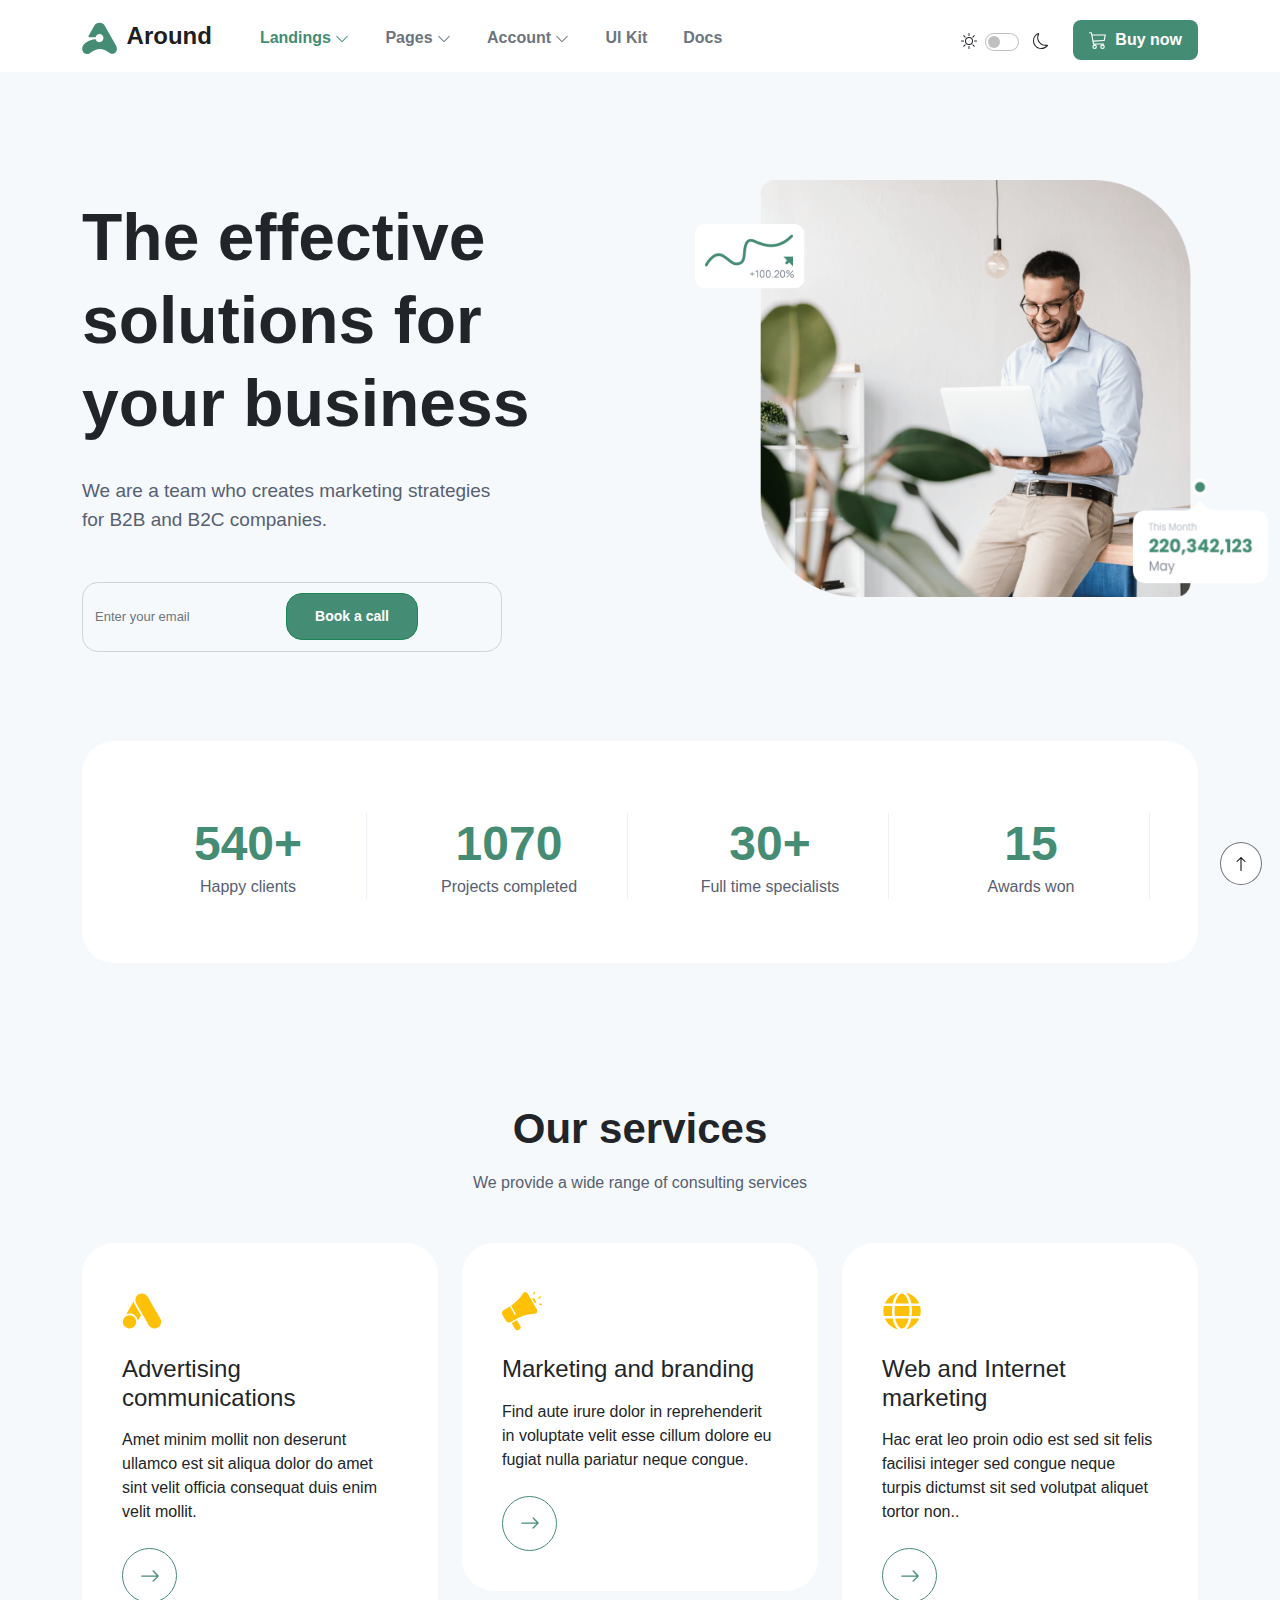
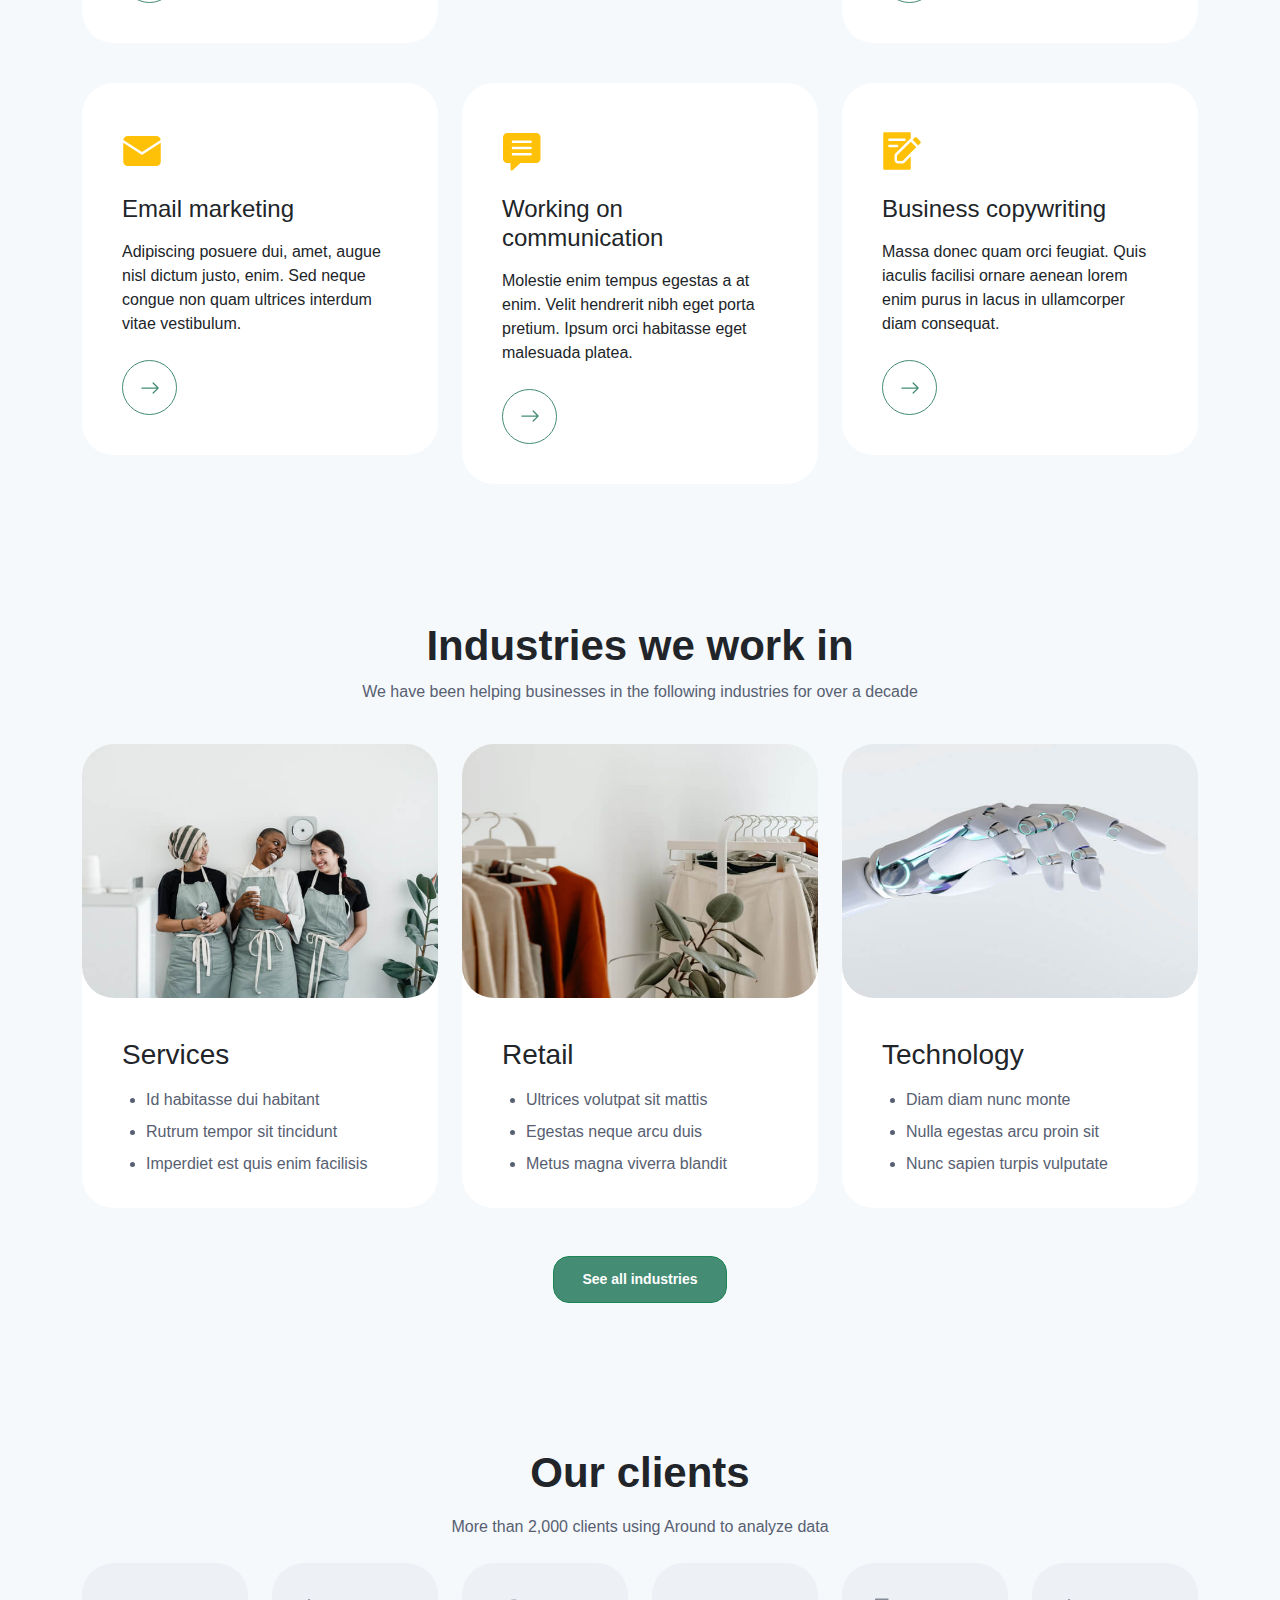
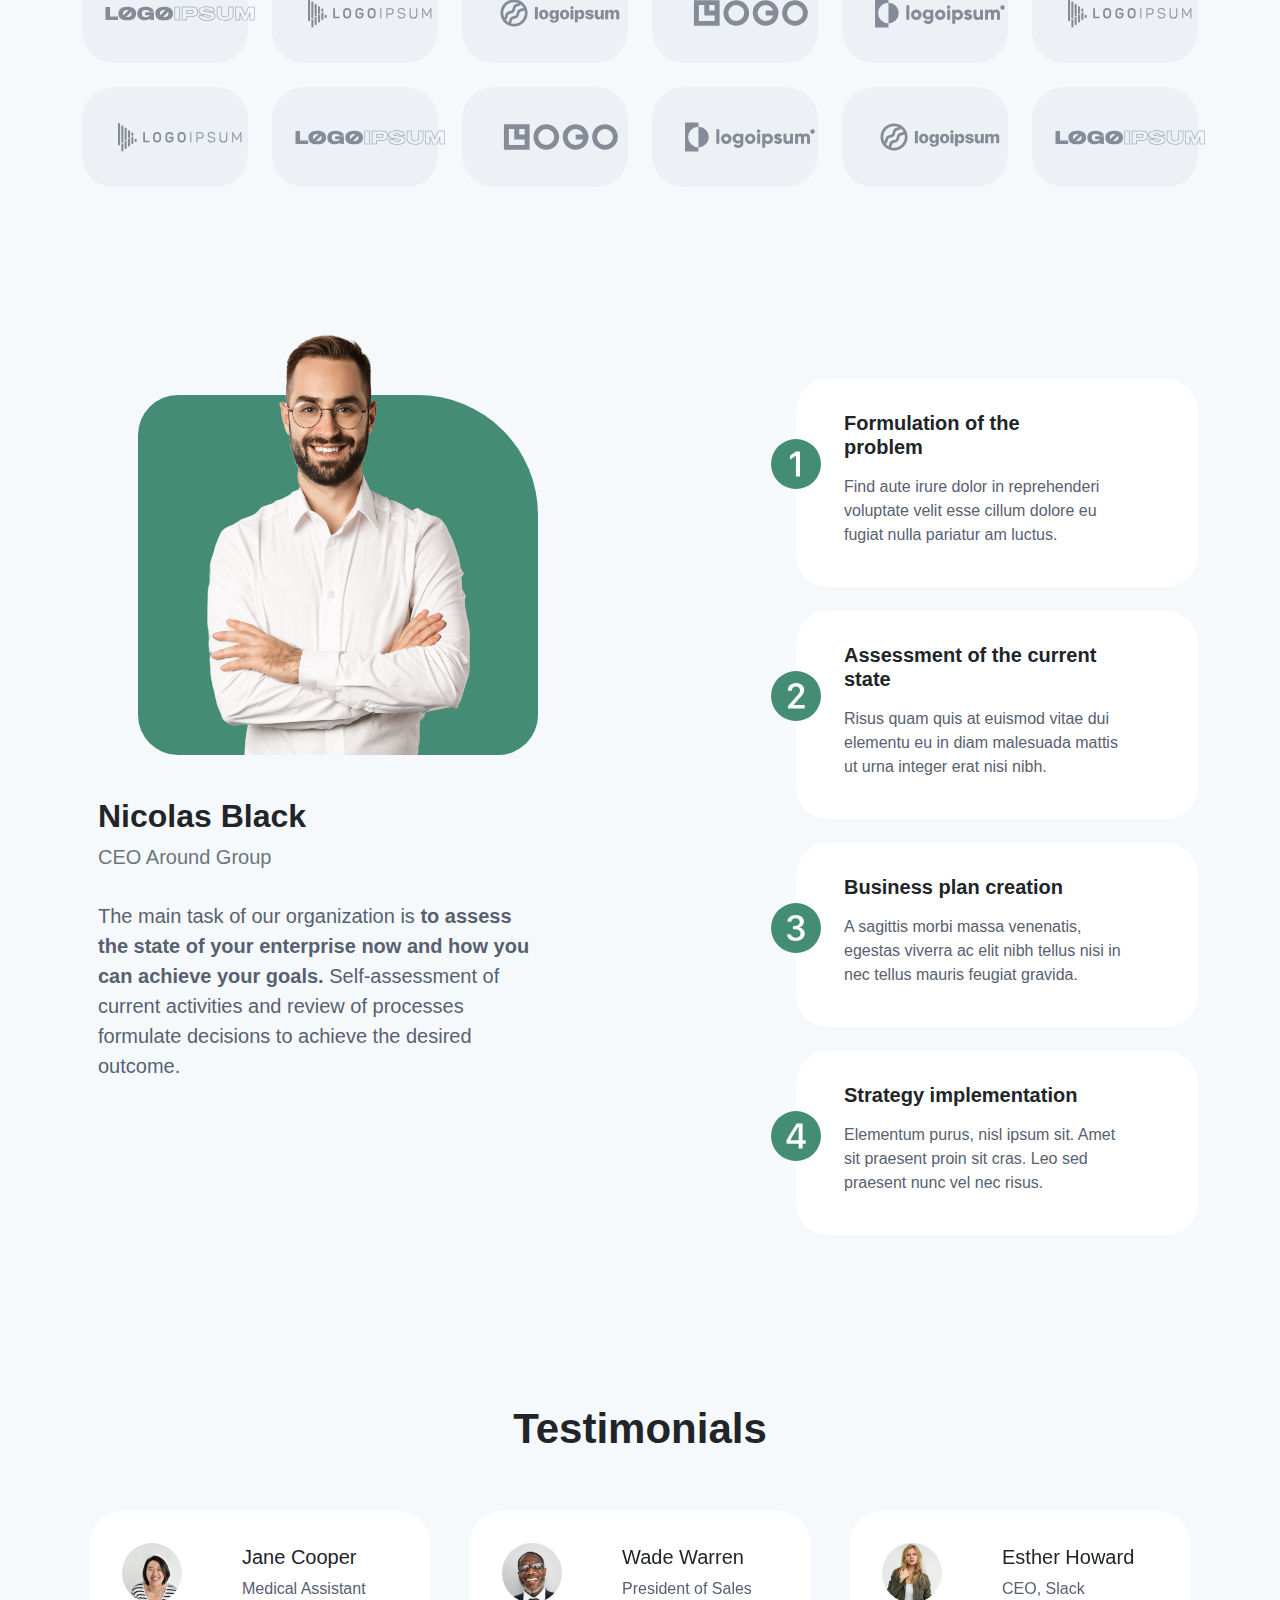
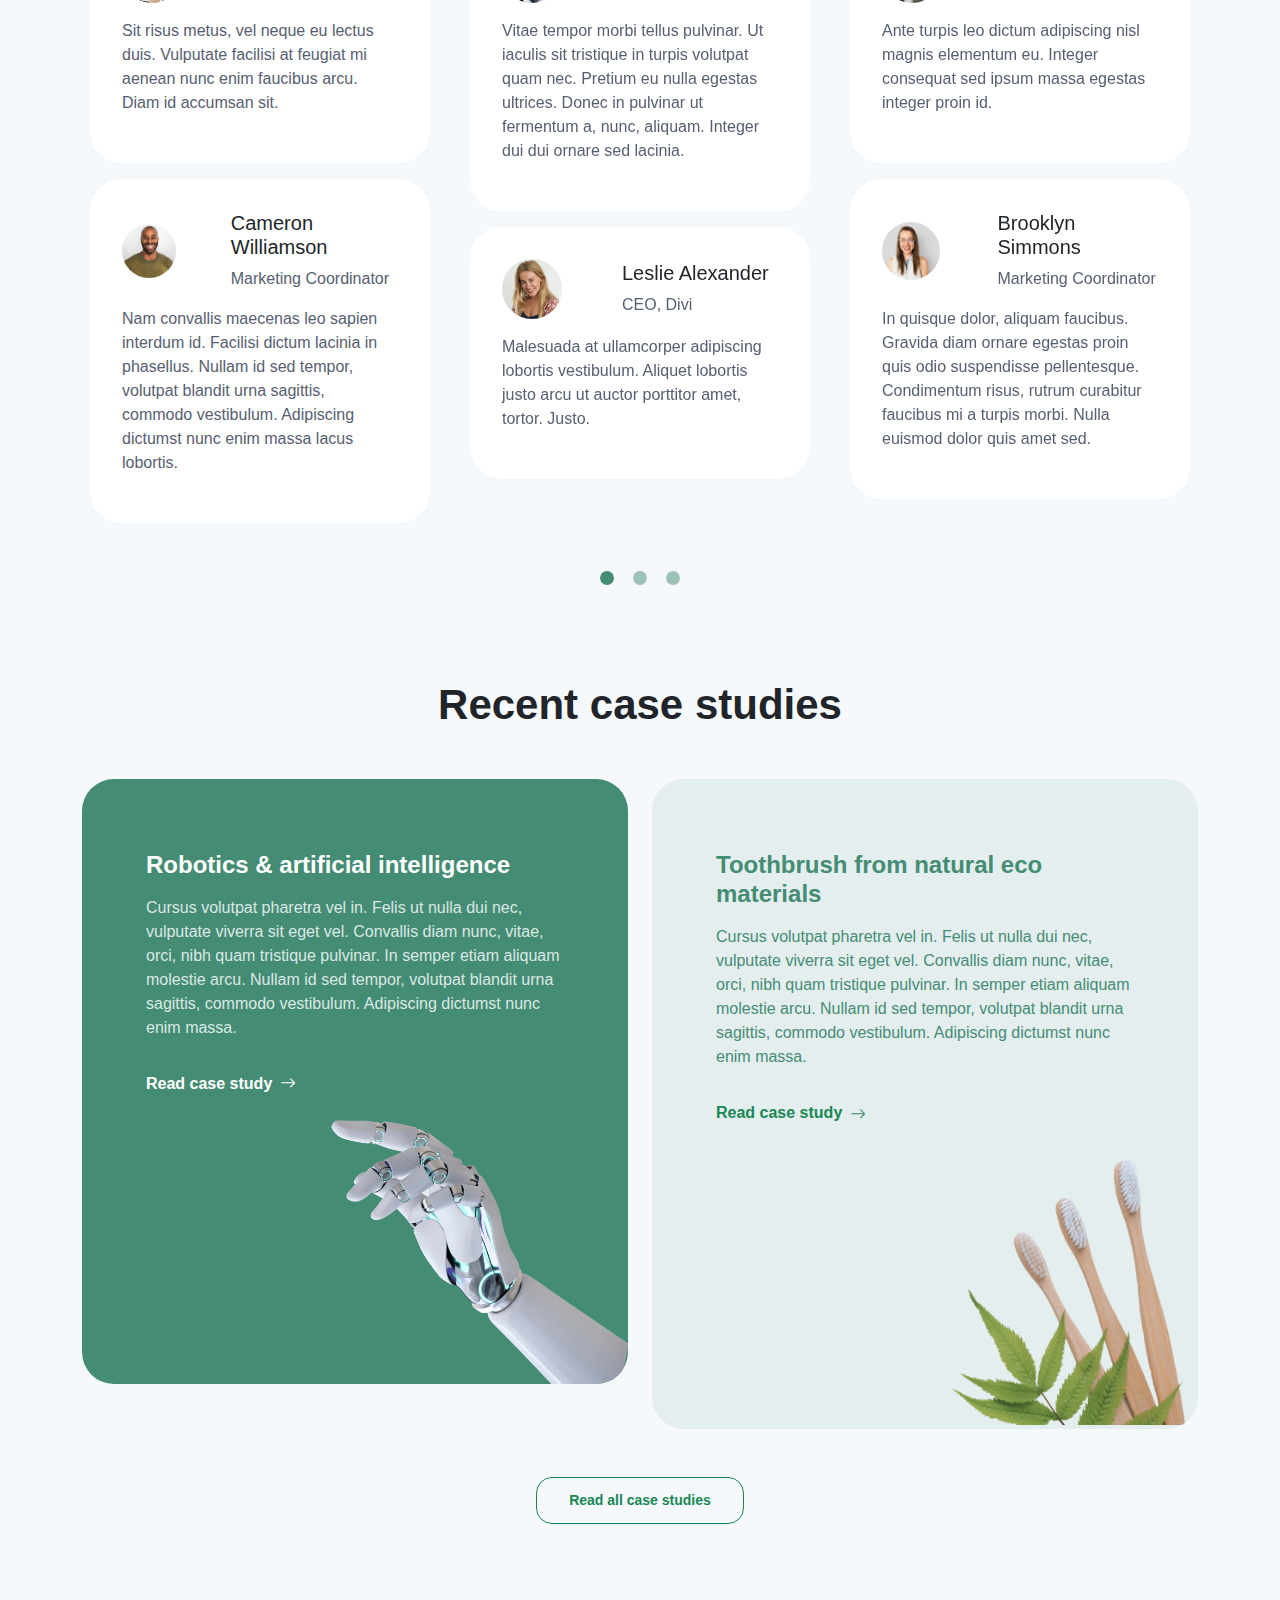
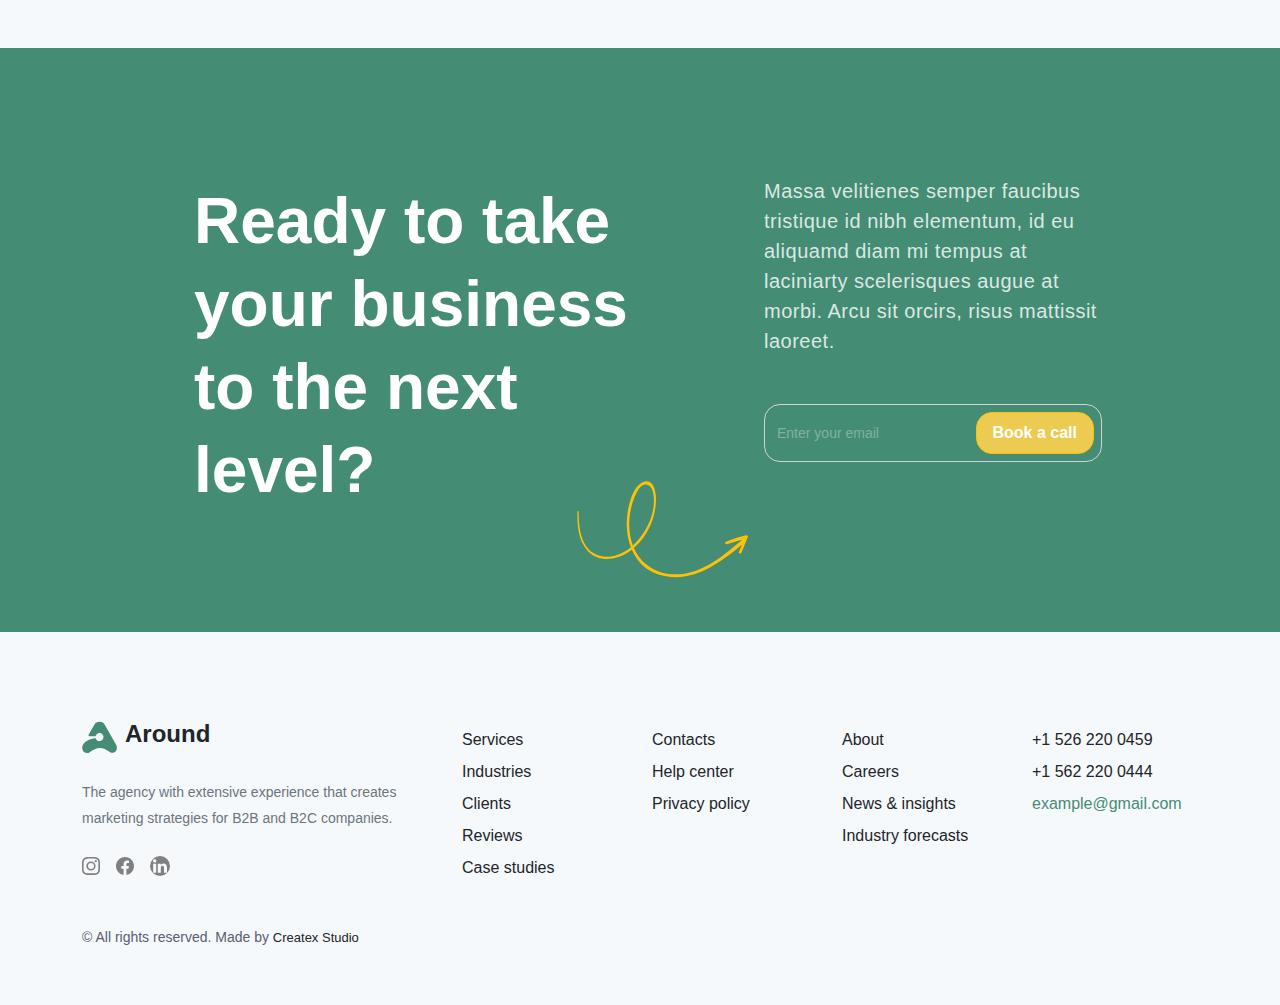
<file: index.html>
<!doctype html>
<html>
  <head>
    <meta charset="utf-8">
    <meta name="viewport" content="width=device-width, initial-scale=1">
    <title>business-consulting</title>
    <link rel="stylesheet" href="assets/boostrap/css/bootstrap.min.css" />
    <link rel="stylesheet" href="assets/css/style.css" />
    <link rel="stylesheet" href="https://cdn.jsdelivr.net/npm/bootstrap-icons@1.10.2/font/bootstrap-icons.css">
  </head>
  <body class="body">
   
        <!--header start-->
        <nav class="navbar navbar-expand-lg mb-2 py-2 pt-lg-3 bg-white fixed-top  ">
            <div class="container ">
                <a class="navbar-brand" href="#">
                        <svg class="text-green" version="1.1" width="35" height="35" viewBox="0 0 36 33" xmlns="http://www.w3.org/2000/svg">
                        <path fill="currentColor" d="M35.6,29c-1.1,3.4-5.4,4.4-7.9,1.9c-2.3-2.2-6.1-3.7-9.4-3.7c-3.1,0-7.5,1.8-10,4.1c-2.2,2-5.8,1.5-7.3-1.1c-1-1.8-1.2-4.1,0-6.2l0.6-1.1l0,0c0.6-0.7,4.4-5.2,12.5-5.7c0.5,1.8,2,3.1,3.9,3.1c2.2,0,4.1-1.9,4.1-4.2s-1.8-4.2-4.1-4.2c-2,0-3.6,1.4-4,3.3H7.7c-0.8,0-1.3-0.9-0.9-1.6l5.6-9.8c2.5-4.5,8.8-4.5,11.3,0L35.1,24C36,25.7,36.1,27.5,35.6,29z"></path>
                        </svg>
                        <h4 class="ps-1 fw-semibold d-inline-block"> Around </h4>
                </a>
                <button class="navbar-toggler" type="button" data-bs-toggle="collapse" data-bs-target="#navbarSupportedContent" aria-controls="navbarSupportedContent" aria-expanded="false" aria-label="Toggle navigation">
                    <span class="navbar-toggler-icon"></span>
                  </button>
                <div class="collapse navbar-collapse" id="navbarSupportedContent">
                    <ul class="navbar-nav me-auto mb-2 mt-1 mb-lg-0">
                        <li class="nav-item dropdown ps-1 ps-lg-2 pe-lg-3"> 
                            <a class="nav-link " href="#" role="button" data-bs-toggle="dropdown" aria-expanded="false">
                                <h6 class="text-green ps-lg-3  fw-semibold "> Landings 
                                    <svg xmlns="http://www.w3.org/2000/svg" width="14" height="14" fill="currentColor" class="bi bi-chevron-down" viewBox="0 0 16 16">
                                        <path fill-rule="evenodd" d="M1.646 4.646a.5.5 0 0 1 .708 0L8 10.293l5.646-5.647a.5.5 0 0 1 .708.708l-6 6a.5.5 0 0 1-.708 0l-6-6a.5.5 0 0 1 0-.708z"/>
                                      </svg>
                                </h6>
                             
                            </a>
                            <div class="dropdown-menu  flex flex-column flex-lg-row  dropdown-font shadow">
                                <ul class="list-unstyled">
                                    <li><a class="dropdown-item my-2 header-dropdown-font" href="#">Template Intro Page</a></li>
                                    <li><a class="dropdown-item my-2 header-dropdown-font" href="#">Mobile App Showcase</a></li>
                                    <li><a class="dropdown-item my-2 header-dropdown-font" href="#">product Landing</a></li>
                                    <li><a class="dropdown-item my-2 header-dropdown-font" href="#">SaaS v.1</a></li>
                                    <li><a class="dropdown-item my-2 header-dropdown-font" href="#">SaaS v.2</a></li>
                                    <li><a class="dropdown-item my-2 header-dropdown-font" href="#">Marketing Agency</a></li>
                                    <li><a class="dropdown-item my-2 header-dropdown-font" href="#">Shop Homepage</a></li>
                                    <li><a class="dropdown-item my-2 header-dropdown-font" href="#">Creative Agency</a></li>
                                </ul>
                                <ul class="list-unstyled mx-lg-4 px-lg-5">
                                    <li><a class="dropdown-item my-2 header-dropdown-font" href="#">Web Studio</a></li>
                                    <li><a class="dropdown-item my-2 header-dropdown-font" href="#">Corporate</a></li>
                                    <li><a class="dropdown-item my-2 header-dropdown-font" href="#">Business Consulting</a></li>
                                    <li><a class="dropdown-item my-2 header-dropdown-font" href="#">Coworking Space</a></li>
                                    <li><a class="dropdown-item my-2 header-dropdown-font" href="#">Yoga Studio</a></li>
                                    <li><a class="dropdown-item my-2 header-dropdown-font" href="#">Blog Homepage</a></li>
                                </ul>
                                <ul class="list-unstyled d-none d-lg-block">
                                    <li>
                                        <img class="header-img" src="assets/image/header-img.jpg" alt="header-img" />
                                    </li>
                                </ul>
                            </div>
                        </li>
                        <li class="nav-item dropdown">
                            <a class="nav-link text-secondary " href="#" role="button" data-bs-toggle="dropdown" aria-expanded="false">
                                <h6 class="pe-3 ps-1  fw-semibold "> Pages
                                    <svg xmlns="http://www.w3.org/2000/svg" width="14" height="14" fill="currentColor" class="bi bi-chevron-down" viewBox="0 0 16 16">
                                        <path fill-rule="evenodd" d="M1.646 4.646a.5.5 0 0 1 .708 0L8 10.293l5.646-5.647a.5.5 0 0 1 .708.708l-6 6a.5.5 0 0 1-.708 0l-6-6a.5.5 0 0 1 0-.708z"/>
                                      </svg>
                                </h6>
                            </a>
                            <ul class="dropdown-menu dropdown-font shadow">
                                <li class="">
                                    <a class="dropdown-item my-2 header-dropdown-font" href="#"> 
                                        <div class="d-flex align-items-center  justify-content-between"> 
                                            <div class="me-lg-5 pe-lg-5">
                                                Portfolio
                                            </div>
                                            <svg xmlns="http://www.w3.org/2000/svg"  width="16" height="16" fill="currentColor" class="bi bi-chevron-right" viewBox="0 0 16 16">
                                                <path fill-rule="evenodd" d="M4.646 1.646a.5.5 0 0 1 .708 0l6 6a.5.5 0 0 1 0 .708l-6 6a.5.5 0 0 1-.708-.708L10.293 8 4.646 2.354a.5.5 0 0 1 0-.708z"/>
                                              </svg>
                                         </div>
                                    </a>
                                </li>
                                <li>
                                    <a class="dropdown-item my-2 header-dropdown-font" href="#"> 
                                        <div class="d-flex align-items-center justify-content-between"> 
                                            <div>
                                                Shop
                                            </div>        
                                            <svg xmlns="http://www.w3.org/2000/svg" width="16" height="16" fill="currentColor" class="bi bi-chevron-right" viewBox="0 0 16 16">
                                                <path fill-rule="evenodd" d="M4.646 1.646a.5.5 0 0 1 .708 0l6 6a.5.5 0 0 1 0 .708l-6 6a.5.5 0 0 1-.708-.708L10.293 8 4.646 2.354a.5.5 0 0 1 0-.708z"/>
                                              </svg>
                                        </div>
                                    </a>
                                </li>
                                <li>
                                    <a class="dropdown-item my-2 header-dropdown-font" href="#"> 
                                        <div class="d-flex align-items-center justify-content-between"> 
                                            <div>
                                                Blog
                                            </div>
                                            <svg xmlns="http://www.w3.org/2000/svg" width="16" height="16" fill="currentColor" class="bi bi-chevron-right" viewBox="0 0 16 16">
                                                <path fill-rule="evenodd" d="M4.646 1.646a.5.5 0 0 1 .708 0l6 6a.5.5 0 0 1 0 .708l-6 6a.5.5 0 0 1-.708-.708L10.293 8 4.646 2.354a.5.5 0 0 1 0-.708z"/>
                                              </svg>
                                         </div>
                                    </a>
                                </li>
                                <li>
                                    <a class="dropdown-item my-2 header-dropdown-font" href="#"> 
                                        <div class="d-flex align-items-center justify-content-between"> 
                                            <div>
                                                About 
                                            </div> 
                                            <svg xmlns="http://www.w3.org/2000/svg" width="16" height="16" fill="currentColor" class="bi bi-chevron-right" viewBox="0 0 16 16">
                                                <path fill-rule="evenodd" d="M4.646 1.646a.5.5 0 0 1 .708 0l6 6a.5.5 0 0 1 0 .708l-6 6a.5.5 0 0 1-.708-.708L10.293 8 4.646 2.354a.5.5 0 0 1 0-.708z"/>
                                              </svg>
                                        </div>
                                    </a>
                                </li>
                                <li>
                                    <a class="dropdown-item my-2 header-dropdown-font" href="#"> 
                                        <div class="d-flex align-items-center justify-content-between"> 
                                            <div>
                                                Services
                                            </div>  
                                            <svg xmlns="http://www.w3.org/2000/svg" width="16" height="16" fill="currentColor" class="bi bi-chevron-right" viewBox="0 0 16 16">
                                                <path fill-rule="evenodd" d="M4.646 1.646a.5.5 0 0 1 .708 0l6 6a.5.5 0 0 1 0 .708l-6 6a.5.5 0 0 1-.708-.708L10.293 8 4.646 2.354a.5.5 0 0 1 0-.708z"/>
                                              </svg>
                                        </div>
                                    </a>
                                </li>
                                <li>
                                    <a class="dropdown-item my-2 header-dropdown-font" href="#"> 
                                        <div class="d-flex align-items-center justify-content-between"> 
                                            <div>
                                                Pricing 
                                            </div> 
                                        </div>
                                    </a>
                                </li>
                                <li>
                                    <a class="dropdown-item my-2 header-dropdown-font" href="#"> 
                                        <div class="d-flex align-items-center justify-content-between">
                                            <div>
                                                Contacts
                                            </div> 
                                            <svg xmlns="http://www.w3.org/2000/svg" width="16" height="16" fill="currentColor" class="bi bi-chevron-right" viewBox="0 0 16 16">
                                                <path fill-rule="evenodd" d="M4.646 1.646a.5.5 0 0 1 .708 0l6 6a.5.5 0 0 1 0 .708l-6 6a.5.5 0 0 1-.708-.708L10.293 8 4.646 2.354a.5.5 0 0 1 0-.708z"/>
                                              </svg>
                                        </div>
                                     </a>
                                </li>
                                <li>
                                    <a class="dropdown-item my-2 header-dropdown-font" href="#"> 
                                        <div class="d-flex align-items-center justify-content-between"> 
                                            <div>
                                                Specialty Pages
                                            </div>  
                                            <svg xmlns="http://www.w3.org/2000/svg" width="16" height="16" fill="currentColor" class="bi bi-chevron-right" viewBox="0 0 16 16">
                                                <path fill-rule="evenodd" d="M4.646 1.646a.5.5 0 0 1 .708 0l6 6a.5.5 0 0 1 0 .708l-6 6a.5.5 0 0 1-.708-.708L10.293 8 4.646 2.354a.5.5 0 0 1 0-.708z"/>
                                              </svg>
                                        </div>
                                    </a>
                                </li>
                            </ul>
                        </li>
                        <li class="nav-item dropdown ">
                            <a class="nav-link text-secondary" href="#" role="button" data-bs-toggle="dropdown" aria-expanded="false">
                                <h6 class="pe-3 ps-1  fw-semibold ">  Account
                                    <svg xmlns="http://www.w3.org/2000/svg" width="14" height="14" fill="currentColor" class="bi bi-chevron-down" viewBox="0 0 16 16">
                                        <path fill-rule="evenodd" d="M1.646 4.646a.5.5 0 0 1 .708 0L8 10.293l5.646-5.647a.5.5 0 0 1 .708.708l-6 6a.5.5 0 0 1-.708 0l-6-6a.5.5 0 0 1 0-.708z"/>
                                      </svg>
                                </h6>
                            </a>
                            <ul class="dropdown-menu dropdown-font shadow">
                                <li>
                                    <a class="dropdown-item my-2 header-dropdown-font" href="#"> 
                                        <div class="d-flex align-items-center justify-content-between"> 
                                            <div class="me-lg-5 pe-lg-5">
                                                Auth Pages
                                            </div>
                                            <svg xmlns="http://www.w3.org/2000/svg" width="16" height="16" fill="currentColor" class="bi bi-chevron-right" viewBox="0 0 16 16">
                                                <path fill-rule="evenodd" d="M4.646 1.646a.5.5 0 0 1 .708 0l6 6a.5.5 0 0 1 0 .708l-6 6a.5.5 0 0 1-.708-.708L10.293 8 4.646 2.354a.5.5 0 0 1 0-.708z"/>
                                              </svg>
                                          </div>
                                    </a>
                                </li>
                                <li>
                                    <a class="dropdown-item my-2 header-dropdown-font" href="#"> 
                                        <div class="d-flex align-items-center justify-content-between"> 
                                            <div>
                                                Overview
                                            </div> 
                                         </div>
                                    </a>
                                </li>
                                <li>
                                    <a class="dropdown-item my-2 header-dropdown-font" href="#"> 
                                        <div class="d-flex align-items-center justify-content-between"> 
                                            <div>
                                                Settings
                                            </div>  
                                        </div>
                                    </a>
                                </li>
                                <li>
                                    <a class="dropdown-item my-2 header-dropdown-font" href="#"> 
                                        <div class="d-flex align-items-center justify-content-between"> 
                                            <div>
                                                Billing 
                                            </div> 
                                        </div>
                                    </a>
                                </li>
                                <li>
                                    <a class="dropdown-item my-2 header-dropdown-font" href="#"> 
                                        <div class="d-flex align-items-center justify-content-between"> 
                                            <div>
                                                Orders 
                                            </div>
                                        </div>
                                    </a>
                                </li>
                                <li>
                                    <a class="dropdown-item my-2 header-dropdown-font" href="#"> 
                                        <div class="d-flex align-items-center justify-content-between"> 
                                            <div>
                                                Earnings
                                            </div> 
                                         </div>
                                    </a>
                                </li>
                                <li>
                                    <a class="dropdown-item my-2 header-dropdown-font" href="#"> 
                                        <div class="d-flex align-items-center justify-content-between"> 
                                            <div>
                                                Chat (Messages)
                                            </div>  
                                        </div>
                                    </a>
                                </li>
                                <li>
                                    <a class="dropdown-item my-2 header-dropdown-font" href="#"> 
                                        <div class="d-flex align-items-center justify-content-between"> 
                                            <div>
                                                Favorites (Wishlist)
                                            </div> 
                                         </div>
                                    </a>
                                </li>
                            </ul>
                        </li>
                        <li class="nav-item">
                            <a class="text-secondary nav-link" href="#">
                                <h6 class="pe-3 ps-1  fw-semibold "> UI Kit
                                </h6>
                            </a>
                        </li>
                        <li class="nav-item">
                            <a class="nav-link text-secondary" href="#">
                                <h6 class="pe-3 ps-1  fw-semibold "> Docs
                                </h6>
                            </a>
                        </li>
                    </ul>
                    <div class="d-flex align-items-center mx-lg-4">
                        <div class="">
                            <svg xmlns="http://www.w3.org/2000/svg" width="16" height="16" fill="currentColor" class="bi bi-brightness-high" viewBox="0 0 16 16">
                                <path d="M8 11a3 3 0 1 1 0-6 3 3 0 0 1 0 6zm0 1a4 4 0 1 0 0-8 4 4 0 0 0 0 8zM8 0a.5.5 0 0 1 .5.5v2a.5.5 0 0 1-1 0v-2A.5.5 0 0 1 8 0zm0 13a.5.5 0 0 1 .5.5v2a.5.5 0 0 1-1 0v-2A.5.5 0 0 1 8 13zm8-5a.5.5 0 0 1-.5.5h-2a.5.5 0 0 1 0-1h2a.5.5 0 0 1 .5.5zM3 8a.5.5 0 0 1-.5.5h-2a.5.5 0 0 1 0-1h2A.5.5 0 0 1 3 8zm10.657-5.657a.5.5 0 0 1 0 .707l-1.414 1.415a.5.5 0 1 1-.707-.708l1.414-1.414a.5.5 0 0 1 .707 0zm-9.193 9.193a.5.5 0 0 1 0 .707L3.05 13.657a.5.5 0 0 1-.707-.707l1.414-1.414a.5.5 0 0 1 .707 0zm9.193 2.121a.5.5 0 0 1-.707 0l-1.414-1.414a.5.5 0 0 1 .707-.707l1.414 1.414a.5.5 0 0 1 0 .707zM4.464 4.465a.5.5 0 0 1-.707 0L2.343 3.05a.5.5 0 1 1 .707-.707l1.414 1.414a.5.5 0 0 1 0 .708z"/>
                            </svg>
                        </div>
                        <div class="mx-2">
                            <div class="form-check form-switch mt-1">
                                <input class="form-check-input  px-3 py-2"  type="checkbox" role="switch" id="flexSwitchCheckDefault">
                              </div>
                        </div>
                        <div class="">
                            <svg xmlns="http://www.w3.org/2000/svg" width="16" height="16" fill="currentColor" class="bi bi-moon" viewBox="0 0 16 16">
                                <path d="M6 .278a.768.768 0 0 1 .08.858 7.208 7.208 0 0 0-.878 3.46c0 4.021 3.278 7.277 7.318 7.277.527 0 1.04-.055 1.533-.16a.787.787 0 0 1 .81.316.733.733 0 0 1-.031.893A8.349 8.349 0 0 1 8.344 16C3.734 16 0 12.286 0 7.71 0 4.266 2.114 1.312 5.124.06A.752.752 0 0 1 6 .278zM4.858 1.311A7.269 7.269 0 0 0 1.025 7.71c0 4.02 3.279 7.276 7.319 7.276a7.316 7.316 0 0 0 5.205-2.162c-.337.042-.68.063-1.029.063-4.61 0-8.343-3.714-8.343-8.29 0-1.167.242-2.278.681-3.286z"/>
                            </svg>
                        </div>
                    </div>
                    <div class="">
                        <button class="rounded-3 py-2 px-lg-3 mt-3 mt-lg-0  d-flex align-items-center btn btn-success border-0 fs-6" type="button">
                            <svg xmlns="http://www.w3.org/2000/svg" width="18" height="18" fill="white" class="bi bi-cart3 me-2" viewBox="0 0 16 16">
                                <path d="M0 1.5A.5.5 0 0 1 .5 1H2a.5.5 0 0 1 .485.379L2.89 3H14.5a.5.5 0 0 1 .49.598l-1 5a.5.5 0 0 1-.465.401l-9.397.472L4.415 11H13a.5.5 0 0 1 0 1H4a.5.5 0 0 1-.491-.408L2.01 3.607 1.61 2H.5a.5.5 0 0 1-.5-.5zM3.102 4l.84 4.479 9.144-.459L13.89 4H3.102zM5 12a2 2 0 1 0 0 4 2 2 0 0 0 0-4zm7 0a2 2 0 1 0 0 4 2 2 0 0 0 0-4zm-7 1a1 1 0 1 1 0 2 1 1 0 0 1 0-2zm7 0a1 1 0 1 1 0 2 1 1 0 0 1 0-2z"/>
                            </svg>
                            <span class="text-white fw-semibold "> Buy now </span>
                        </button>
                    </div>
                </div>
            </div>
        </nav>
        <!--header  end-->
    <div class="container">
        <!--fixe buutton corde start-->
            <button type="button" class="bg-white  fixe-buttun border border-secondary p-2 rounded-circle ">
                <span>
                    <svg xmlns="http://www.w3.org/2000/svg" width="16" height="16" fill="currentColor" class="bi bi-arrow-up m-1" viewBox="0 0 16 16">
                        <path fill-rule="evenodd" d="M8 15a.5.5 0 0 0 .5-.5V2.707l3.146 3.147a.5.5 0 0 0 .708-.708l-4-4a.5.5 0 0 0-.708 0l-4 4a.5.5 0 1 0 .708.708L7.5 2.707V14.5a.5.5 0 0 0 .5.5z"/>
                      </svg>
                </span>
            </button>
         <!--fixe buutton corde end-->

        <!--effective section start-->
        <section class="main-section-margin">
            <div class="row">
                <div class="col-lg-7 order-lg-2">
                    <div class="relative-position ms-lg-5 ps-lg-5 mb-lg-5 pb-lg-5 d-flex justify-content-lg-end ">
                            <div class="">
                            <img  class="img-fluid ms-lg-5" src="assets/image/laptop-in -hand.png" alt="laptop-in-hand">
                            </div>                            
                            <div class="profit-scel-div">
                                <img class="img-fluid" src="assets/image/line.png" alt="line">
                            </div>
                            <div class="month-profit">
                                <img class="img-fluid" src="assets/image/month-avg.png" alt="month-profit">
                            </div>
                        </div>
                    </div>
                <div class="col-lg-5 order-lg-1">
                    <div>

                        <h1 class="main-heading mt-lg-3 mt-5 text-center text-lg-start">
                            The effective 
                            <span class="d-lg-block ">
                                solutions for  
                            </span>
                            your business
                        </h1>
                        <p class="text-grey my-3 pt-3 pb-2 font-primary">
                            We are a team who creates marketing strategies
                            <span class="d-lg-block">
                                for B2B and B2C companies.
                            </span>
                        </p>
                        <div class="mb-3 my-4 py-3 relative-position">
                            <input type="email" class="form-control input-padding input-width bg-light-blue py-4 rounded-4 font-secondery " id="exampleFormControlInput1" placeholder="Enter your email">
                           
                                <button type="button" class="btn btn-success booking-button px-4 py-2 rounded-4">
                                 <small class="fw-bold d-inline-block py-1 px-1">
                                    Book a call
                                 </small> 
                                </button>
                        </div>
                    </div>
                </div>
               
            </div>
            <div class="my-lg-5 mt-3 p-lg-5 p-3 bg-white rounded-5 ">
                <div class="row">
                    <div class="col-6 col-lg-3 ">
                        <div class="border-right text-center mt-lg-4">
                            <h2 class="text-green big-font mb-lg-0">
                                540+
                            </h2>
                            <p class="text-grey">
                                Happy clients
                            </p>
                        </div>
                        
                       
                    </div>
                    <div class="col-6 col-lg-3">
                        <div class="border-right text-center mt-lg-4">

                            <h2 class="text-green big-font mb-lg-0">
                                1070
                            </h2>
                            <p class="text-grey">
                                Projects completed
                            </p>
                           
                        </div>
                    </div>
                    <div class="col-6 col-lg-3">
                        <div class="border-right text-center mt-lg-4">

                            <h2 class="text-green big-font mb-lg-0">
                                30+
                            </h2>
                            <p class="text-grey">
                                Full time specialists
                            </p>
                        </div>
                       
                    </div>
                    <div class="col-6 col-lg-3">
                        <div class="border-right text-center mt-lg-4">

                            <h2 class="text-green big-font mb-lg-0">
                                15
                            </h2>
                            <p class="text-grey">
                                 Awards won
                            </p>
                        </div>
                       
                    </div>
                </div>

            </div>

        </section>
         <!--effective section end-->
         <!--our services start-->
        <section>
            <div class="my-5">
                <div class="text-center my-lg-5">
                    <h2 class="heading-secondery">
                        Our services
                    </h2>
                    <p class="text-grey my-3 ">
                        We provide a wide range of consulting services
                    </p>
                </div>
                <div class="row">
                    <div class="col-lg-4">
                        <div class="card card-hover-primary rounded-5 border-0 my-3 my-lg-0 p-4 hover-green">
                            <svg class="d-block text-warning ms-3 mt-lg-4" width="40" height="auto" viewBox="0 0 40 40" fill="currentColor" xmlns="http://www.w3.org/2000/svg">
                                <path d="M1.7276 27.5001C1.21683 28.3857 0.916576 29.3769 0.850062 30.3971C0.783549 31.4173 0.952558 32.4391 1.34402 33.3835C1.73548 34.328 2.33891 35.1697 3.10764 35.8437C3.87638 36.5177 4.78982 37.0058 5.77734 37.2704C6.76486 37.5349 7.8 37.5689 8.80272 37.3695C9.80544 37.1701 10.7489 36.7428 11.5601 36.1206C12.3713 35.4983 13.0285 34.6979 13.4809 33.7811C13.9334 32.8643 14.1689 31.8558 14.1693 30.8334C14.1698 29.3654 13.6858 27.9382 12.7924 26.7734C11.8989 25.6085 10.6459 24.7712 9.22787 24.3913C7.80984 24.0114 6.30606 24.1101 4.94991 24.6722C3.59375 25.2344 2.46105 26.2284 1.7276 27.5001Z"></path>
                                <path d="M11.7344 10.1667L4.23438 23.1667C5.42383 22.6595 6.71498 22.4361 8.00568 22.5142C9.29638 22.5922 10.5512 22.9695 11.6709 23.6163C12.7906 24.263 13.7444 25.1615 14.4569 26.2405C15.1694 27.3196 15.621 28.5496 15.776 29.8333L19.0427 24.1667C12.8427 13.45 11.9427 12.425 11.7344 10.1667Z"></path>
                                <path d="M38.2784 27.5C37.8534 26.7833 25.6701 5.6083 25.4284 5.29996C24.4255 3.9011 22.9204 2.94436 21.2281 2.62997C19.5358 2.31559 17.7875 2.66792 16.3491 3.61323C14.9107 4.55855 13.8936 6.02357 13.5108 7.70171C13.1279 9.37984 13.409 11.141 14.2951 12.6166C14.2118 12.6166 13.8784 11.9 26.7284 34.1666C27.1662 34.925 27.749 35.5898 28.4437 36.1229C29.1383 36.656 29.9311 37.0471 30.7769 37.2739C31.6227 37.5006 32.5049 37.5585 33.373 37.4443C34.2412 37.3301 35.0784 37.046 35.8368 36.6083C36.5952 36.1706 37.2599 35.5877 37.793 34.8931C38.3262 34.1984 38.7173 33.4056 38.944 32.5598C39.1707 31.714 39.2287 30.8319 39.1145 29.9637C39.0003 29.0955 38.7162 28.2583 38.2784 27.5Z"></path>
                            </svg>
                            <div class="card-body">
                              <h4 class="card-title mt-lg-2 mt-1">Advertising communications</h4>
                              <p class="card-text  mt-lg-3  mb-4">Amet minim mollit non deserunt ullamco est sit aliqua dolor do amet sint velit officia consequat duis enim velit mollit.</p>
                              <div class="border-green d-flex align-items-center justify-content-center">
                                <svg xmlns="http://www.w3.org/2000/svg" width="20" height="20" fill="#448c74" class="bi bi-arrow-right" viewBox="0 0 16 16">
                                    <path fill-rule="evenodd" d="M1 8a.5.5 0 0 1 .5-.5h11.793l-3.147-3.146a.5.5 0 0 1 .708-.708l4 4a.5.5 0 0 1 0 .708l-4 4a.5.5 0 0 1-.708-.708L13.293 8.5H1.5A.5.5 0 0 1 1 8z"/>
                                  </svg>
                              </div>
                              <a href="#" class="stretched-link"></a>
                            </div>
                          </div>
                    </div>
                    <div class="col-lg-4">
                        <div class="card rounded-5 border-0 p-4 my-3 mt-lg-0 hover-green">
                            <svg class="d-block text-warning ms-3 mt-lg-4" width="40" height="40" viewBox="0 0 40 40" fill="currentColor" xmlns="http://www.w3.org/2000/svg">
                                <path d="M32.6213 22.7824C26.4943 23.0213 20.6934 24.6146 15.525 27.255L8.87893 31.0927C7.12129 32.1061 4.87665 31.4978 3.86795 29.7493L0.49035 23.9008C-0.520513 22.1491 0.0820047 19.9007 1.83372 18.8898L7.33997 15.7103C7.65881 15.5262 8.06657 15.6354 8.25074 15.9543L12.5774 23.4483C12.7647 23.7727 13.1836 23.8804 13.5051 23.6822C13.816 23.4905 13.9009 23.074 13.7182 22.7577L9.36036 15.2095C9.18727 14.9097 9.27227 14.5269 9.55686 14.3297C14.1026 11.1781 17.9484 7.16404 20.9018 2.48266C22.0206 0.707687 24.6278 0.755188 25.6794 2.57599L34.9289 18.5981C35.9801 20.415 34.7215 22.7007 32.6213 22.7824ZM33.8082 11.6236C34.1506 9.6637 33.0019 7.69797 31.1452 7.02512C30.5616 6.81361 30.0322 7.44872 30.3425 7.98632C31.0812 9.2661 31.8225 10.5503 32.5721 11.8482C32.8853 12.3903 33.7004 12.2404 33.8082 11.6236ZM18.4184 35.2136L15.2546 29.7215C15.0708 29.4024 14.6625 29.2929 14.3434 29.477C12.6288 30.4663 12.564 30.5047 10.2768 31.8249C9.95788 32.009 9.84821 32.417 10.0324 32.736L13.2016 38.2245C13.6078 38.9274 14.3384 39.3096 15.0824 39.3096C15.8041 39.3096 16.0801 39.0654 17.625 38.1737C18.66 37.5762 19.0159 36.2478 18.4184 35.2136ZM38.676 6.55444C38.9948 6.37035 39.1041 5.96259 38.92 5.64375C38.736 5.32499 38.3284 5.21557 38.0093 5.39974L36.2843 6.39569C35.694 6.73653 35.9409 7.63989 36.6183 7.63989C36.8554 7.63981 36.8079 7.63297 38.676 6.55444ZM32.5456 3.09976L32.9663 1.53004C33.0616 1.17437 32.8505 0.808857 32.495 0.713521C32.139 0.618351 31.7737 0.829274 31.6783 1.18495L31.2577 2.75466C31.1444 3.17734 31.4629 3.5941 31.902 3.5941C32.1964 3.59402 32.4658 3.3976 32.5456 3.09976ZM39.9772 13.6731C40.0725 13.3175 39.8613 12.9519 39.5057 12.8566L37.9359 12.436C37.5803 12.3409 37.2148 12.5519 37.1194 12.9075C37.0241 13.2631 37.2353 13.6286 37.5909 13.724C39.3076 14.184 39.2134 14.1675 39.3336 14.1675C39.6279 14.1675 39.8973 13.971 39.9772 13.6731Z"></path>
                              </svg>
                            <div class="card-body">
                              <h4 class="card-title mt-lg-2 mt-1"> Marketing and branding</h4>
                              <p class="card-text mt-lg-3  mb-4"> Find aute irure dolor in reprehenderit in voluptate velit esse cillum dolore eu fugiat nulla pariatur neque congue.</p>
                              <div class="border-green d-flex align-items-center justify-content-center">
                                <svg xmlns="http://www.w3.org/2000/svg" width="20" height="20" fill="#448c74" class="bi bi-arrow-right" viewBox="0 0 16 16">
                                    <path fill-rule="evenodd" d="M1 8a.5.5 0 0 1 .5-.5h11.793l-3.147-3.146a.5.5 0 0 1 .708-.708l4 4a.5.5 0 0 1 0 .708l-4 4a.5.5 0 0 1-.708-.708L13.293 8.5H1.5A.5.5 0 0 1 1 8z"/>
                                  </svg>
                              </div>
                              <a href="#" class=" stretched-link"></a>
                            </div>
                          </div>
                    </div>
                    <div class="col-lg-4">
                        <div class="card rounded-5 border-0  p-4 my-3 mt-lg-0 hover-green">
                            <svg class="d-block text-warning ms-3 mt-lg-4" width="40" height="40" viewBox="0 0 40 40" fill="currentColor" xmlns="http://www.w3.org/2000/svg">
                                <path d="M26.7306 12.5C25.4119 6.375 22.5994 2.5 19.9981 2.5C17.3969 2.5 14.5844 6.375 13.2656 12.5H26.7306Z"></path>
                                <path d="M12.5 20C12.4997 21.6722 12.6112 23.3426 12.8338 25H27.1663C27.3888 23.3426 27.5003 21.6722 27.5 20C27.5003 18.3278 27.3888 16.6574 27.1663 15H12.8338C12.6112 16.6574 12.4997 18.3278 12.5 20Z"></path>
                                <path d="M13.2656 27.5C14.5844 33.625 17.3969 37.5 19.9981 37.5C22.5994 37.5 25.4119 33.625 26.7306 27.5H13.2656Z"></path>
                                <path d="M29.2956 12.5H37.1706C35.9874 9.80721 34.1895 7.42918 31.9213 5.55667C29.6531 3.68416 26.9775 2.36928 24.1094 1.7175C26.4806 3.80375 28.3406 7.66125 29.2956 12.5Z"></path>
                                <path d="M38.0638 15H29.6887C29.895 16.6587 29.9981 18.3286 29.9975 20C29.9977 21.6715 29.8941 23.3413 29.6875 25H38.0625C38.9741 21.729 38.9741 18.271 38.0625 15H38.0638Z"></path>
                                <path d="M24.1094 38.2825C26.978 37.6311 29.654 36.3164 31.9227 34.4438C34.1914 32.5713 35.9896 30.1931 37.1731 27.5H29.2981C28.3406 32.3388 26.4806 36.1963 24.1094 38.2825Z"></path>
                                <path d="M10.7109 27.5H2.83594C4.01943 30.1931 5.81766 32.5713 8.08636 34.4438C10.3551 36.3164 13.0311 37.6311 15.8997 38.2825C13.5259 36.1963 11.6659 32.3388 10.7109 27.5Z"></path>
                                <path d="M15.8919 1.7175C13.0233 2.36893 10.3472 3.68365 8.07854 5.55618C5.80984 7.42871 4.01161 9.80692 2.82812 12.5H10.7031C11.6606 7.66125 13.5206 3.80375 15.8919 1.7175Z"></path>
                                <path d="M9.99868 20C9.99852 18.3285 10.102 16.6587 10.3087 15H1.93369C1.0221 18.271 1.0221 21.729 1.93369 25H10.3087C10.102 23.3413 9.99852 21.6715 9.99868 20Z"></path>
                              </svg>
                            <div class="card-body">
                              <h4 class="card-title mt-lg-2 mt-1">Web and Internet marketing</h4>
                              <p class="card-text mt-lg-3  mb-4">Hac erat leo proin odio est sed sit felis facilisi integer sed congue neque turpis dictumst sit sed volutpat aliquet tortor non..</p>
                              <div class="border-green d-flex align-items-center justify-content-center">
                                <svg xmlns="http://www.w3.org/2000/svg" width="20" height="20" fill="#448c74" class="bi bi-arrow-right" viewBox="0 0 16 16">
                                    <path fill-rule="evenodd" d="M1 8a.5.5 0 0 1 .5-.5h11.793l-3.147-3.146a.5.5 0 0 1 .708-.708l4 4a.5.5 0 0 1 0 .708l-4 4a.5.5 0 0 1-.708-.708L13.293 8.5H1.5A.5.5 0 0 1 1 8z"/>
                                  </svg>
                              </div>
                              <a href="#" class=" stretched-link"></a>
                            </div>
                          </div>
                    </div>
                </div> 
                <div class="my-lg-4">
                    <div class="row">
                        <div class="col-lg-4">
                            <div class="card border-0 rounded-5 p-4 my-3 mt-lg-0 hover-green" >
                                <svg class="d-block text-warning ms-3 mt-lg-4" width="40" height="40" viewBox="0 0 40 40" fill="currentColor" xmlns="http://www.w3.org/2000/svg">
                                    <path d="M38.6803 8.92375C38.5174 7.83484 37.9698 6.84032 37.1367 6.12048C36.3036 5.40064 35.2401 5.00313 34.1391 5H5.86156C4.76054 5.00313 3.69708 5.40064 2.86395 6.12048C2.03083 6.84032 1.48319 7.83484 1.32031 8.92375L20.0003 21.0112L38.6803 8.92375Z"></path>
                                    <path d="M20.6787 23.55C20.4765 23.6807 20.2408 23.7503 20 23.7503C19.7592 23.7503 19.5235 23.6807 19.3212 23.55L1.25 11.8575V30.3887C1.25132 31.6113 1.73758 32.7834 2.60207 33.6479C3.46656 34.5124 4.63868 34.9987 5.86125 35H34.1388C35.3613 34.9987 36.5334 34.5124 37.3979 33.6479C38.2624 32.7834 38.7487 31.6113 38.75 30.3887V11.8562L20.6787 23.55Z"></path>
                                  </svg>
                                <div class="card-body">
                                  <h4 class="card-title mt-lg-2 mt-1 ">Email marketing</h4>
                                  <p class="card-text mt-lg-3  mb-4">Adipiscing posuere dui, amet, augue nisl dictum justo, enim. Sed neque congue non quam ultrices interdum vitae vestibulum.</p>
                                  <div class="border-green d-flex align-items-center justify-content-center">
                                    <svg xmlns="http://www.w3.org/2000/svg" width="20" height="20" fill="#448c74" class="bi bi-arrow-right" viewBox="0 0 16 16">
                                        <path fill-rule="evenodd" d="M1 8a.5.5 0 0 1 .5-.5h11.793l-3.147-3.146a.5.5 0 0 1 .708-.708l4 4a.5.5 0 0 1 0 .708l-4 4a.5.5 0 0 1-.708-.708L13.293 8.5H1.5A.5.5 0 0 1 1 8z"/>
                                      </svg>
                                  </div>
                                  <a href="#" class=" stretched-link"></a>
                                </div>
                              </div>
                        </div>
                        <div class="col-lg-4">
                            <div class="card border-0 rounded-5 p-4 my-3 mt-lg-0 hover-green" >
                                <svg class="d-block text-warning ms-3 mt-lg-4 " width="40" height="40" viewBox="0 0 40 40" fill="currentColor" xmlns="http://www.w3.org/2000/svg">
                                    <path d="M34.25 2H5.25C4.12344 2.00198 3.04359 2.45039 2.24699 3.24699C1.45039 4.04359 1.00198 5.12344 1 6.25V27.75C1.00198 28.8766 1.45039 29.9564 2.24699 30.753C3.04359 31.5496 4.12344 31.998 5.25 32H8.5V38.25C8.50037 38.4929 8.5715 38.7304 8.70469 38.9336C8.83789 39.1367 9.02738 39.2966 9.25 39.3938C9.40728 39.4641 9.5777 39.5003 9.75 39.5C10.0629 39.5 10.3644 39.3827 10.595 39.1712L18.4188 32H34.25C35.3766 31.998 36.4564 31.5496 37.253 30.753C38.0496 29.9564 38.498 28.8766 38.5 27.75V6.25C38.498 5.12344 38.0496 4.04359 37.253 3.24699C36.4564 2.45039 35.3766 2.00198 34.25 2ZM28.5 24.5H11C10.6685 24.5 10.3505 24.3683 10.1161 24.1339C9.8817 23.8995 9.75 23.5815 9.75 23.25C9.75 22.9185 9.8817 22.6005 10.1161 22.3661C10.3505 22.1317 10.6685 22 11 22H28.5C28.8315 22 29.1495 22.1317 29.3839 22.3661C29.6183 22.6005 29.75 22.9185 29.75 23.25C29.75 23.5815 29.6183 23.8995 29.3839 24.1339C29.1495 24.3683 28.8315 24.5 28.5 24.5ZM28.5 18.25H11C10.6685 18.25 10.3505 18.1183 10.1161 17.8839C9.8817 17.6495 9.75 17.3315 9.75 17C9.75 16.6685 9.8817 16.3505 10.1161 16.1161C10.3505 15.8817 10.6685 15.75 11 15.75H28.5C28.8315 15.75 29.1495 15.8817 29.3839 16.1161C29.6183 16.3505 29.75 16.6685 29.75 17C29.75 17.3315 29.6183 17.6495 29.3839 17.8839C29.1495 18.1183 28.8315 18.25 28.5 18.25ZM28.5 12H11C10.6685 12 10.3505 11.8683 10.1161 11.6339C9.8817 11.3995 9.75 11.0815 9.75 10.75C9.75 10.4185 9.8817 10.1005 10.1161 9.86612C10.3505 9.6317 10.6685 9.5 11 9.5H28.5C28.8315 9.5 29.1495 9.6317 29.3839 9.86612C29.6183 10.1005 29.75 10.4185 29.75 10.75C29.75 11.0815 29.6183 11.3995 29.3839 11.6339C29.1495 11.8683 28.8315 12 28.5 12Z"></path>
                                  </svg>
                                <div class="card-body">
                                  <h4 class="card-title mt-lg-2 mt-1"> Working on communication</h4>
                                  <p class="card-text mt-lg-3  mb-4"> Molestie enim tempus egestas a at enim. Velit hendrerit nibh eget porta pretium. Ipsum orci habitasse eget malesuada platea.</p>
                                  <div class="border-green d-flex align-items-center justify-content-center">
                                    <svg xmlns="http://www.w3.org/2000/svg" width="20" height="20" fill="#448c74" class="bi bi-arrow-right" viewBox="0 0 16 16">
                                        <path fill-rule="evenodd" d="M1 8a.5.5 0 0 1 .5-.5h11.793l-3.147-3.146a.5.5 0 0 1 .708-.708l4 4a.5.5 0 0 1 0 .708l-4 4a.5.5 0 0 1-.708-.708L13.293 8.5H1.5A.5.5 0 0 1 1 8z"/>
                                      </svg>
                                  </div>
                                  <a href="#" class=" stretched-link"></a>
                                </div>
                              </div>
                        </div>
                        <div class="col-lg-4">
                            <div class="card border-0 rounded-5 p-4 my-3 mt-lg-0 hover-green" >
                                <svg class="d-block text-warning ms-3 mt-lg-4 " width="40" height="40" viewBox="0 0 40 40" fill="currentColor" xmlns="http://www.w3.org/2000/svg">
                                    <path d="M28.8575 10.625L15.3663 24.1162C15.1318 24.3506 15.0001 24.6685 15 25V28.75C15 29.0815 15.1317 29.3995 15.3661 29.6339C15.6005 29.8683 15.9185 30 16.25 30H20C20.3315 29.9999 20.6494 29.8682 20.8838 29.6338L34.4263 16.0913C33.6525 15.3837 32.97 14.7375 32.8662 14.6337L28.8575 10.625Z"></path>
                                    <path d="M38.3838 10.3662L34.6338 6.61623C34.3993 6.38189 34.0815 6.25024 33.75 6.25024C33.4185 6.25024 33.1007 6.38189 32.8662 6.61623L30.625 8.85748L36.1425 14.375L38.3838 12.1337C38.6181 11.8993 38.7497 11.5814 38.7497 11.25C38.7497 10.9185 38.6181 10.6006 38.3838 10.3662Z"></path>
                                    <path d="M20 32.5H16.25C15.2554 32.5 14.3016 32.1049 13.5983 31.4017C12.8951 30.6984 12.5 29.7446 12.5 28.75V25C12.4986 24.5074 12.595 24.0193 12.7836 23.5642C12.9722 23.1091 13.2493 22.696 13.5987 22.3487L28.75 7.1975V2.5C28.75 2.16848 28.6183 1.85054 28.3839 1.61612C28.1495 1.3817 27.8315 1.25 27.5 1.25H2.5C2.16848 1.25 1.85054 1.3817 1.61612 1.61612C1.3817 1.85054 1.25 2.16848 1.25 2.5V37.5C1.25 37.8315 1.3817 38.1495 1.61612 38.3839C1.85054 38.6183 2.16848 38.75 2.5 38.75H27.5C27.8315 38.75 28.1495 38.6183 28.3839 38.3839C28.6183 38.1495 28.75 37.8315 28.75 37.5V25.3025L22.6513 31.4013C22.304 31.7507 21.8909 32.0278 21.4358 32.2164C20.9807 32.405 20.4926 32.5014 20 32.5ZM7.5 7.5H22.5C22.8315 7.5 23.1495 7.6317 23.3839 7.86612C23.6183 8.10054 23.75 8.41848 23.75 8.75C23.75 9.08152 23.6183 9.39946 23.3839 9.63388C23.1495 9.8683 22.8315 10 22.5 10H7.5C7.16848 10 6.85054 9.8683 6.61612 9.63388C6.3817 9.39946 6.25 9.08152 6.25 8.75C6.25 8.41848 6.3817 8.10054 6.61612 7.86612C6.85054 7.6317 7.16848 7.5 7.5 7.5ZM6.25 15C6.25 14.6685 6.3817 14.3505 6.61612 14.1161C6.85054 13.8817 7.16848 13.75 7.5 13.75H15C15.3315 13.75 15.6495 13.8817 15.8839 14.1161C16.1183 14.3505 16.25 14.6685 16.25 15C16.25 15.3315 16.1183 15.6495 15.8839 15.8839C15.6495 16.1183 15.3315 16.25 15 16.25H7.5C7.16848 16.25 6.85054 16.1183 6.61612 15.8839C6.3817 15.6495 6.25 15.3315 6.25 15Z"></path>
                                  </svg>
                                <div class="card-body">
                                  <h4 class="card-title mt-lg-2 mt-1">Business copywriting</h4>
                                  <p class="card-text  mt-lg-3  mb-4">Massa donec quam orci feugiat. Quis iaculis facilisi ornare aenean lorem enim purus in lacus in ullamcorper diam consequat.</p>
                                  <div class="border-green d-flex align-items-center justify-content-center">
                                    <svg xmlns="http://www.w3.org/2000/svg" width="20" height="20" fill="#448c74" class="bi bi-arrow-right" viewBox="0 0 16 16">
                                        <path fill-rule="evenodd" d="M1 8a.5.5 0 0 1 .5-.5h11.793l-3.147-3.146a.5.5 0 0 1 .708-.708l4 4a.5.5 0 0 1 0 .708l-4 4a.5.5 0 0 1-.708-.708L13.293 8.5H1.5A.5.5 0 0 1 1 8z"/>
                                      </svg>
                                  </div>
                                  <a href="#" class=" stretched-link"></a>
                                </div>
                              </div>
                        </div>
                    </div> 

                </div>
           </div>
        </section>
         <!--our services end-->
         <!--industries  section start-->
            <section>
                <div class="my-5">
                    <div class="pt-lg-4 text-center">
                        <h2 class="heading-secondery mt-lg-5">
                            Industries we work in
                        </h2>
                        <p class="text-grey pb-4">
                            We have been helping businesses in the following industries for over a decade
                        </p>

                    </div>
                    <div>
                        <div class="row">
                            <div class="col-lg-4">
                                <div class="card border-0 rounded-5 mt-4 mt-lg-0">
                                    <img class="rounded-5" src="assets/image/3-girls.jpg" class="card-img-top" alt="3-girls">
                                    <div class="card-body">
                                      <h3 class="card-title mt-lg-4 mt-3  ps-lg-4 ps-2">Services</h3>
                                      <p class="card-text ">
                                        <ul class="text-grey ms-lg-3">
                                            <li class="my-2">
                                                Id habitasse dui habitant
                                            </li>
                                            <li  class="my-2">
                                                Rutrum tempor sit tincidunt
                                            </li>
                                            <li  class="my-2">
                                                Imperdiet est quis enim facilisis
                                            </li>
                                        </ul>
                                      </p>
                                      
                                    </div>
                                  </div>
                            </div>
                            <div class="col-lg-4">
                                <div class="card border-0 rounded-5  mt-4 mt-lg-0 ">
                                    <img class="rounded-5" src="assets/image/retail.jpg" class="card-img-top" alt="retail">
                                    <div class="card-body">
                                      <h3 class="card-title mt-lg-4 mt-3  ps-lg-4 ps-2">Retail</h3>
                                      <p class="card-text">
                                        <ul class="text-grey ms-lg-3">
                                            <li  class="my-2">
                                                Ultrices volutpat sit mattis
                                            </li>
                                            <li  class="my-2">
                                                Egestas neque arcu duis
                                            </li>
                                            <li  class="my-2">
                                                Metus magna viverra blandit
                                            </li>
                                        </ul>
                                      </p>
                                      
                                    </div>
                                  </div>
                            </div>
                            <div class="col-lg-4">
                                <div class="card border-0 rounded-5   mt-4 mt-lg-0">
                                    <img class="rounded-5" src="assets/image/technology.jpg" class="card-img-top" alt="Technology">
                                    <div class="card-body">
                                      <h3 class="card-title mt-lg-4 mt-3  ps-lg-4 ps-2">Technology</h3>
                                      <p class="card-text">
                                        <ul class="text-grey ms-lg-3">
                                            <li  class="my-2">
                                                Diam diam nunc monte
                                            </li>
                                            <li  class="my-2">
                                                Nulla egestas arcu proin sit
                                            </li>
                                            <li  class="my-2">
                                                Nunc sapien turpis vulputate
                                            </li>
                                        </ul>
                                      </p>
                                      
                                    </div>
                                  </div>
    
                            </div>
                        </div>
                    </div>
                    <div class="mt-lg-5  mt-4 text-center">

                        <button type="button" class="btn btn-success rounded-4 py-2 px-4">
                            <small class="fw-bold d-block py-1 px-1">
                                See all industries
                            </small>    
                        </button>
                    </div>
                </div>
                
            </section>
          <!--industries  section end-->
          <!--our clients section start-->
            <section>
                <div class="my-lg-5 py-lg-5">
                    <div class="text-center ">
                        <h2 class="heading-secondery pt-lg-5">
                            Our clients
                        </h2>
                        <p class="mt-3 text-grey">
                            More than 2,000 clients using Around to analyze data
                        </p>
                    </div>
                    <div class="my-lg-4">
                        <div class="row">
                            <div class="col-12 col-lg-2">
                                <div class="bg-grey my-3 my-lg-0 rounded-5">
                                    <svg xmlns="http://www.w3.org/2000/svg" width="196" height="100" fill="none" xmlns:v="https://vecta.io/nano"><path d="M97.693 57.374h-5.12V43.686h5.12v13.688zm-4.62-.5h4.12V44.186h-4.12v12.688zm11.744.5H99.8V43.686h10.482a6.29 6.29 0 0 1 4.214 1.188c.524.479.93 1.073 1.187 1.735a4.62 4.62 0 0 1 .292 2.082 4.86 4.86 0 0 1-1.089 3.375c-.917 1.052-2.443 1.594-4.535 1.613h-5.531l-.003 3.695zm-4.52-.5h4.02v-3.7h.251 5.771c1.949-.017 3.35-.5 4.169-1.443a4.39 4.39 0 0 0 .96-3.041c.062-.634-.024-1.273-.249-1.868a4.15 4.15 0 0 0-1.051-1.565c-1.128-.81-2.509-1.19-3.893-1.072H100.3l-.003 12.689zm8.923-6.27h-4.937v-3.726h4.97a2.11 2.11 0 0 1 1.9.727c.209.347.307.749.282 1.153.019.375-.062.749-.235 1.082-.237.286-.544.506-.891.639a2.16 2.16 0 0 1-1.089.121v.004zm-4.437-.5h4.437c.82 0 1.328-.171 1.553-.523a1.66 1.66 0 0 0 .163-.823c.022-.298-.043-.596-.186-.858l-.006-.009c-.238-.35-.711-.513-1.491-.513h-4.47v2.726zm20.317 7.472c-4.49 0-7.17-1.115-8.191-3.408-.167-.443-.28-.904-.338-1.374l-.044-.288h5.342l.035.21a1.4 1.4 0 0 0 .264.586c.211.255.915.683 3.251.683 2.808 0 2.808-.493 2.808-.758 0-.447-.325-.6-2.615-.844l-.435-.041-2.45-.227c-4.2-.38-6.075-1.685-6.075-4.23 0-2.673 3.191-4.4 8.13-4.4 4.029 0 6.625 1.062 7.714 3.159a4.87 4.87 0 0 1 .513 1.562l.035.281h-5.348l-.022-.226a.85.85 0 0 0-.216-.474c-.2-.268-.832-.711-2.794-.711-2.409 0-2.741.308-2.741.64 0 .443.761.6 3.2.861l3.212.319c3.521.382 5.092 1.655 5.092 4.129.001 2.075-1.444 4.551-8.327 4.551zm-7.989-4.57a4.53 4.53 0 0 0 .257.964c.93 2.089 3.46 3.106 7.732 3.106 3.572 0 7.831-.7 7.831-4.051 0-2.193-1.39-3.279-4.649-3.632l-3.2-.319c-2.6-.282-3.657-.432-3.657-1.358 0-.958 1.139-1.14 3.241-1.14 1.661 0 2.734.3 3.189.905a1.49 1.49 0 0 1 .276.506h4.334c-.087-.387-.225-.76-.41-1.111-1-1.919-3.443-2.891-7.271-2.891-4.635 0-7.63 1.531-7.63 3.9 0 2.26 1.681 3.376 5.619 3.732l2.453.228.438.041c2.127.224 3.065.364 3.065 1.341 0 1.052-1.213 1.258-3.308 1.258-1.938 0-3.162-.291-3.635-.864-.146-.183-.256-.391-.324-.615h-4.351zm25.816 4.553c-5.22 0-8.1-2.111-8.1-5.945v-7.928h5.052v7.928c0 1.315 1.177 2.069 3.228 2.069 1.96 0 3.177-.787 3.177-2.052v-7.945h5v8.348c.005 3.511-3.044 5.525-8.36 5.525h.003zm-7.6-13.373v7.428c0 4.738 4.758 5.445 7.6 5.445 2.938 0 7.865-.653 7.865-5.025v-7.848h-4v7.445c0 1.55-1.444 2.552-3.677 2.552-2.334 0-3.728-.96-3.728-2.569v-7.428h-4.06zm37.145 13.188h-4.768v-6.18L165 57.374h-4.159l-2.676-6.168v6.168h-4.785V43.686h6.294l3.27 7.547 3.428-7.547h6.106l-.006 13.688zm-4.268-.5h3.768V44.186h-5.282l-3.762 8.279-3.586-8.279h-5.466v12.688h3.785V48.8l3.5 8.077h3.5l3.537-8.065.006 8.062zM28.054 43.936H23.5v13.188h12.584v-3.511h-8.03v-9.677zm17.222-.3c-5.813 0-8.87 2.755-8.87 6.8 0 4.57 3.209 6.888 8.87 6.888 6.232 0 8.853-2.688 8.853-6.888 0-4.265-2.957-6.802-8.853-6.802v.002zm-.017 3.427c.396-.002.791.021 1.184.069l-5.091 5.091a4.04 4.04 0 0 1-.344-1.732c0-2.069 1.042-3.43 4.251-3.43v.002zm.017 6.888c-.381.002-.762-.02-1.141-.064l5.1-5.1c.232.536.343 1.116.325 1.7 0 2.013-.96 3.462-4.284 3.462v.002zm17.876-1.8h4.687a2.14 2.14 0 0 1-.42.89c-.972.792-2.212 1.177-3.461 1.075a4.41 4.41 0 0 1-3.477-1.159c-.474-.695-.699-1.53-.639-2.369-.077-.879.168-1.756.689-2.469.655-.74 1.764-1.059 3.394-1.059 1.037-.086 2.073.181 2.94.756a1.8 1.8 0 0 1 .588.84H71.8a4.48 4.48 0 0 0-.387-1.579c-1.041-2.117-3.461-3.377-7.576-3.377-3.579 0-5.981 1.092-7.308 2.739a6.57 6.57 0 0 0-1.277 4.116A6.93 6.93 0 0 0 56.5 54.79c1.311 1.7 3.646 2.536 6.452 2.536a8.06 8.06 0 0 0 5.241-1.478l.118 1.276h3.611v-7.812h-8.77v2.839zm19.019-8.518c-5.812 0-8.87 2.755-8.87 6.8 0 4.57 3.208 6.888 8.87 6.888 6.233 0 8.854-2.688 8.854-6.888 0-4.262-2.957-6.799-8.854-6.799v-.001zm-.016 3.427c.385-.001.77.021 1.153.066L78.237 52.2c-.233-.539-.347-1.122-.333-1.709-.004-2.069 1.042-3.43 4.251-3.43v-.001zm.016 6.888A9.43 9.43 0 0 1 81 53.88l5.117-5.118a3.95 3.95 0 0 1 .337 1.727c.002 2.011-.954 3.46-4.283 3.46v-.001z" fill="#858c97"/></svg>
    
                                </div>
                            </div>
                            <div class="col-12 col-lg-2">
                                <div class="bg-grey my-3 my-lg-0 rounded-5">
                                    <svg xmlns="http://www.w3.org/2000/svg" width="196" height="100" fill="#858c97" xmlns:v="https://vecta.io/nano"><path d="M62.519 45.25c.36 0 .48.13.48.48v7.92h4.07c.35 0 .48.13.48.48v.7c0 .35-.13.48-.48.48h-5.36c-.35 0-.49-.13-.49-.48v-9.1c0-.35.14-.48.49-.48h.81zm8.583 3.49c0-2.31 1.46-3.7 4-3.7s4 1.39 4 3.7v3.08c0 2.31-1.47 3.7-4 3.7s-4-1.39-4-3.7v-3.08zm6.32 0c0-1.3-.81-2-2.27-2s-2.26.71-2.26 2v3.1c0 1.31.8 2 2.26 2s2.27-.72 2.27-2v-3.1zM91.01 49.8c.39 0 .48.13.48.48v1.9a3 3 0 0 1-1.06 2.36 4.36 4.36 0 0 1-3 .94c-2.59 0-4-1.39-4-3.7v-3.1c0-2.28 1.46-3.68 4-3.68 2 0 3.3.79 3.85 2.37a.43.43 0 0 1-.3.62l-.78.27c-.34.12-.48.05-.6-.3a2.06 2.06 0 0 0-2.17-1.3c-1.47 0-2.27.71-2.27 2v3.18c0 1.31.81 2 2.27 2s2.36-.67 2.36-1.65v-.74h-2.17c-.36 0-.49-.14-.49-.49v-.68c0-.35.13-.48.49-.48h3.39zm4.607-1.06c0-2.31 1.46-3.7 4-3.7s4 1.39 4 3.7v3.08c0 2.31-1.47 3.7-4 3.7s-4-1.39-4-3.7v-3.08zm6.31 0c0-1.3-.81-2-2.26-2s-2.27.71-2.27 2v3.1c0 1.31.81 2 2.27 2s2.26-.72 2.26-2v-3.1zm6.401-3.2c0-.22.07-.29.29-.29h.46c.22 0 .27.07.27.29v9.48c0 .22 0 .29-.27.29h-.46c-.22 0-.29-.07-.29-.29v-9.48zm10.129-.29a3.14 3.14 0 0 1 0 6.28h-3v3.49c0 .22-.05.29-.26.29h-.469c-.21 0-.29-.07-.29-.29v-9.48c0-.22.08-.29.29-.29h3.729zm-.089 5.29c.286 0 .569-.056.834-.166a2.18 2.18 0 0 0 .707-.473c.202-.202.363-.443.473-.707a2.19 2.19 0 0 0 0-1.669c-.11-.264-.271-.505-.473-.707a2.18 2.18 0 0 0-.707-.473 2.19 2.19 0 0 0-.834-.166h-3v4.36h3zm11.04-5.49c.772-.085 1.551.081 2.222.474s1.195.991 1.498 1.706c.08.16 0 .29-.16.37l-.44.2c-.18.07-.25.06-.36-.13a2.72 2.72 0 0 0-2.76-1.64c-1.69 0-2.61.67-2.61 1.87-.009.367.114.725.347 1.008a1.52 1.52 0 0 0 .923.532 6.81 6.81 0 0 0 1.66.32 6.87 6.87 0 0 1 2 .41 2.25 2.25 0 0 1 1.56 2.37c0 1.87-1.36 3-3.86 3a3.61 3.61 0 0 1-2.344-.538c-.697-.442-1.221-1.11-1.486-1.892-.017-.036-.027-.075-.028-.114s.008-.079.024-.116.04-.069.07-.094a.27.27 0 0 1 .104-.056l.44-.16c.035-.014.072-.021.11-.02s.074.01.108.026a.26.26 0 0 1 .088.067c.025.028.043.061.054.097.224.565.622 1.044 1.136 1.368a2.86 2.86 0 0 0 1.724.432c1.89 0 2.82-.66 2.82-2a1.49 1.49 0 0 0-1.17-1.53 7 7 0 0 0-1.59-.28l-1.08-.14c-.338-.072-.671-.162-1-.27a2.63 2.63 0 0 1-.89-.47 2.44 2.44 0 0 1-.612-.866 2.43 2.43 0 0 1-.188-1.044c.07-1.75 1.38-2.89 3.69-2.89zm9.27 6.84c.042.707.353 1.371.869 1.857a2.78 2.78 0 0 0 4.681-1.857v-6.35c0-.22.07-.29.29-.29h.46c.22 0 .29.07.29.29v6.34c0 2.27-1.34 3.64-3.81 3.64s-3.81-1.37-3.81-3.64v-6.34c0-.22.07-.29.28-.29h.47c.21 0 .28.07.28.29v6.35zm20.394-6.64c.22 0 .29.07.29.29v9.48c0 .22-.07.29-.29.29h-.42c-.21 0-.28-.07-.28-.29v-5.77a18.65 18.65 0 0 1 .17-2.51h-.06a17.98 17.98 0 0 1-1.09 2.21l-2.15 3.79c-.026.066-.072.122-.131.161a.35.35 0 0 1-.199.059h-.28c-.072 0-.142-.02-.203-.059a.37.37 0 0 1-.137-.161l-2.18-3.83a16.14 16.14 0 0 1-1-2.18h-.06c.102.84.156 1.684.16 2.53v5.76c0 .22-.07.29-.29.29h-.39c-.22 0-.29-.07-.29-.29v-9.48c0-.22.07-.29.29-.29h.36a.4.4 0 0 1 .4.23l3.5 6.22 3.48-6.16c.11-.21.17-.24.39-.24l.41-.05zM44.73 53.79v7.23c0 .277-.11.543-.306.739s-.462.306-.739.306-.543-.11-.739-.306-.306-.462-.306-.739V53.8a1.77 1.77 0 0 0 1 .34 1.72 1.72 0 0 0 1.09-.35zm8.9-2.09a1 1 0 0 0-1 1v1.26c0 .277.11.543.306.739s.462.306.739.306.543-.11.739-.306.306-.462.306-.739v-1.21a1 1 0 0 0-1.09-1.05zm-13.26 4.83a1.8 1.8 0 0 1-1-.34v7.25a1.05 1.05 0 0 0 2.1 0v-7.2a1.83 1.83 0 0 1-1.1.29zm10-7a1 1 0 0 0-1.05 1v5.57a1.05 1.05 0 1 0 2.1 0v-5.5a1 1 0 0 0-1.1-1.051l.05-.02zm-3.32 2.14a1.83 1.83 0 0 1-1.05-.34v7.27a1.05 1.05 0 1 0 2.1 0v-7.26a1.77 1.77 0 0 1-1.1.35l.05-.02zm-8.95 5.57V36.93a.94.94 0 0 0-.94-.93h-.22a.94.94 0 0 0-.94.93v20.31a.94.94 0 0 0 .94.94h.22a.94.94 0 0 0 .94-.94zm2.38-1.48h-.22a.94.94 0 0 1-.94-.94V39.35a.94.94 0 0 1 .94-.93h.22a.94.94 0 0 1 .94.93v15.49a.94.94 0 0 1-.94.94v-.02zm3.31-2.38h-.23a.93.93 0 0 1-.93-.93v-10.7a.93.93 0 0 1 .93-.94h.23a.94.94 0 0 1 .93.94v10.7a.93.93 0 0 1-.93.93zm3.31-2.45h-.21a.94.94 0 0 1-.94-.93v-5.76a.94.94 0 0 1 .94-1h.22a.94.94 0 0 1 .94.94v5.8a.94.94 0 0 1-.94.95h-.01zm3.32-2.15h-.22a.94.94 0 0 1-.94-.94v-1.49a.94.94 0 0 1 .94-.93h.22a.94.94 0 0 1 .94.93v1.49a.94.94 0 0 1-.93.94h-.01z"/></svg>
                                </div>
                            </div>
                            <div class="col-12 col-lg-2">
                                <div class="bg-grey my-3 my-lg-0 rounded-5">
                                    <svg xmlns="http://www.w3.org/2000/svg" width="196" height="100" fill="#858c97" xmlns:v="https://vecta.io/nano"><path d="M72.867 44.07h3V56.2h-3V44.07zm4.19 7.55c0-3 1.84-4.79 4.68-4.79s4.68 1.79 4.68 4.79-1.8 4.8-4.68 4.8-4.68-1.75-4.68-4.8zm6.35 0c0-1.65-.65-2.62-1.67-2.62s-1.66 1-1.66 2.62.63 2.6 1.66 2.6 1.67-.92 1.67-2.59v-.01zm4.14 5.17h2.88a1.55 1.55 0 0 0 1.62.9c1.14 0 1.74-.62 1.74-1.52v-1.68h-.06a2.84 2.84 0 0 1-2.73 1.64c-2.19 0-3.64-1.67-3.64-4.54s1.38-4.68 3.68-4.68a2.87 2.87 0 0 1 2.76 1.76V47h3v9.1c0 2.19-1.93 3.55-4.78 3.55-2.65 0-4.3-1.19-4.47-2.85v-.01zm6.25-5.18c0-1.46-.67-2.38-1.73-2.38s-1.71.91-1.71 2.38.64 2.3 1.71 2.3 1.73-.81 1.73-2.29v-.01zm4.13 0c0-3 1.84-4.79 4.68-4.79s4.69 1.79 4.69 4.79-1.8 4.8-4.69 4.8-4.68-1.74-4.68-4.79v-.01zm6.35 0c0-1.65-.65-2.62-1.67-2.62s-1.61 1.01-1.61 2.64.63 2.6 1.65 2.6 1.63-.93 1.63-2.6v-.02zm4.16-6.79c-.008-.303.075-.601.236-.857a1.53 1.53 0 0 1 2.35-.289 1.52 1.52 0 0 1 .437.775 1.53 1.53 0 0 1-1.463 1.862 1.46 1.46 0 0 1-1.101-.394 1.47 1.47 0 0 1-.342-.49c-.079-.185-.119-.385-.117-.586v-.02zm0 2.2h3v9.18h-3v-9.18zm13.89 4.59c0 3-1.33 4.71-3.61 4.71a2.86 2.86 0 0 1-1.667-.409c-.501-.304-.896-.755-1.133-1.291h-.06v4.52h-3V47h3v1.64h.06a2.87 2.87 0 0 1 2.78-1.77c2.3.04 3.67 1.76 3.67 4.76l-.04-.02zm-3 0c0-1.46-.67-2.39-1.72-2.39s-1.72.94-1.73 2.39.68 2.38 1.73 2.38 1.72-.91 1.72-2.36v-.02zm8.15-4.8c2.49 0 4 1.18 4.07 3.07h-2.73c0-.65-.54-1.06-1.37-1.06s-1.2.32-1.2.79.33.62 1 .76l1.92.39c1.83.39 2.61 1.13 2.61 2.52 0 1.9-1.73 3.12-4.28 3.12s-4.22-1.22-4.35-3.09h2.89c.09.68.63 1.08 1.51 1.08s1.28-.29 1.28-.77-.28-.58-1-.73l-1.73-.37c-1.79-.37-2.73-1.32-2.73-2.72.02-1.8 1.63-2.97 4.11-2.97v-.02zm14.31 9.37h-2.89v-1.71h-.06a2.61 2.61 0 0 1-2.66 1.91c-.456.026-.912-.046-1.337-.212a3.18 3.18 0 0 1-1.846-1.896c-.155-.43-.215-.888-.177-1.342V47h3v5.24c0 1.09.56 1.67 1.49 1.67a1.55 1.55 0 0 0 .633-.135 1.54 1.54 0 0 0 .834-.95 1.53 1.53 0 0 0 .053-.645V47h3l-.04 9.18zm1.45-9.18h2.9v1.77h.06a2.66 2.66 0 0 1 2.61-1.94 2.39 2.39 0 0 1 2.55 2h.06c.181-.599.557-1.121 1.068-1.483a2.82 2.82 0 0 1 1.752-.517 2.91 2.91 0 0 1 2.195.891c.283.294.501.645.64 1.029a2.9 2.9 0 0 1 .165 1.2v6.25h-3v-5.45c0-1-.45-1.46-1.29-1.46a1.31 1.31 0 0 0-.992.442c-.124.14-.217.306-.272.485s-.07.368-.046.554v5.43h-2.85v-5.49c0-.92-.45-1.42-1.27-1.42a1.34 1.34 0 0 0-.549.118 1.33 1.33 0 0 0-.453.333 1.36 1.36 0 0 0-.277.489 1.34 1.34 0 0 0-.051.56v5.41h-3l.05-9.2zm-78.759-2.38a13.25 13.25 0 0 0-2-3.22 13.53 13.53 0 0 0-20.206-.846 13.53 13.53 0 0 0 1.525 20.166 13.09 13.09 0 0 0 3.2 1.83 13.39 13.39 0 0 0 5.07 1A13.56 13.56 0 0 0 65.598 50a13.39 13.39 0 0 0-1.12-5.38zm-12.42-5.43a10.71 10.71 0 0 1 4.52 1 4.39 4.39 0 0 1-1.08.31 5.73 5.73 0 0 0-4.85 4.85 3 3 0 0 1-2.71 2.65 5.73 5.73 0 0 0-4.85 4.85 2.91 2.91 0 0 1-.79 1.74 10.8 10.8 0 0 1 9.77-15.42l-.01.02zM43.788 57l.36-.33a5.48 5.48 0 0 0 1.62-3.23 2.92 2.92 0 0 1 .87-1.82 2.83 2.83 0 0 1 1.81-.86 5.73 5.73 0 0 0 4.85-4.85 2.92 2.92 0 0 1 .87-1.91 2.87 2.87 0 0 1 1.83-.83 5.48 5.48 0 0 0 3-1.43 10.51 10.51 0 0 1 2.36 2.78.86.86 0 0 1-.13.14 2.87 2.87 0 0 1-1.81.88 5.71 5.71 0 0 0-4.85 4.85 3 3 0 0 1-2.69 2.68 5.76 5.76 0 0 0-4.88 4.85 3.14 3.14 0 0 1-.49 1.37 10.89 10.89 0 0 1-2.72-2.29zm8.27 3.86a10.84 10.84 0 0 1-3-.42 5.78 5.78 0 0 0 .64-2 3 3 0 0 1 2.68-2.68 5.73 5.73 0 0 0 4.86-4.85 3 3 0 0 1 2.68-2.68 5.71 5.71 0 0 0 2.56-1 10.82 10.82 0 0 1-10.42 13.58v.05z"/></svg>
                                </div>
                            </div>
                            <div class="col-12 col-lg-2">
                                <div class="bg-grey my-3 my-lg-0 rounded-5">
                                    <svg xmlns="http://www.w3.org/2000/svg" width="196" height="100" fill="none" xmlns:v="https://vecta.io/nano"><path d="M41.938 62.825h25.65v-25.65h-25.65v25.65zm20.713-15.293h-5.42v-5.42h5.42v5.42zm-15.777-5.42h5.423v10.356h10.354v5.42H46.874V42.112zm37.417-4.937c-2.537 0-5.016.752-7.125 2.162s-3.753 3.412-4.724 5.756-1.225 4.922-.73 7.41 1.716 4.773 3.51 6.567 4.079 3.015 6.567 3.51 5.067.241 7.41-.73 4.346-2.614 5.756-4.724 2.161-4.589 2.161-7.125a12.84 12.84 0 0 0-12.825-12.825zm0 20.713a7.89 7.89 0 0 1-7.288-4.87 7.89 7.89 0 0 1 1.71-8.596 7.89 7.89 0 0 1 8.596-1.71 7.89 7.89 0 0 1 3.54 2.905c.867 1.297 1.329 2.822 1.329 4.382a7.9 7.9 0 0 1-7.888 7.888zm58.72-20.713c-2.537 0-5.017.752-7.126 2.161s-3.753 3.412-4.724 5.755a12.82 12.82 0 0 0-.73 7.41c.495 2.488 1.716 4.773 3.51 6.567a12.82 12.82 0 0 0 6.567 3.51c2.487.495 5.066.241 7.41-.73s4.346-2.614 5.755-4.724A12.82 12.82 0 0 0 155.834 50a12.84 12.84 0 0 0-12.824-12.825zm0 20.713a7.89 7.89 0 0 1-7.289-4.869 7.89 7.89 0 0 1-.449-4.558 7.88 7.88 0 0 1 2.159-4.039 7.89 7.89 0 0 1 4.039-2.159c1.53-.304 3.116-.148 4.557.449a7.89 7.89 0 0 1 3.541 2.905c.866 1.297 1.329 2.822 1.329 4.382-.003 2.091-.835 4.095-2.314 5.574a7.9 7.9 0 0 1-5.573 2.314zm-29.36-20.713c-2.537 0-5.017.752-7.126 2.162a12.82 12.82 0 0 0-5.453 13.166c.495 2.488 1.716 4.773 3.51 6.567s4.079 3.015 6.566 3.51 5.067.241 7.41-.73a12.82 12.82 0 0 0 5.756-4.724A12.83 12.83 0 0 0 126.475 50a12.84 12.84 0 0 0-12.825-12.825zm0 20.713a7.89 7.89 0 0 1-7.028-4.297 7.89 7.89 0 0 1 .631-8.213c.852-1.178 2.013-2.097 3.354-2.657s2.811-.738 4.248-.515a7.89 7.89 0 0 1 3.892 1.778c1.108.94 1.936 2.168 2.391 3.548h-7.488v4.936h7.488a7.9 7.9 0 0 1-7.488 5.42z" fill="#858c97"/></svg>
                                </div>
                            </div>
                            <div class="col-12 col-lg-2">
                                <div class="bg-grey my-3 my-lg-0 rounded-5">
                                    <svg xmlns="http://www.w3.org/2000/svg" width="196" height="100" fill="#858c97" xmlns:v="https://vecta.io/nano"><path d="M46.447 39.65V35.4h-13.4v29.2h13.4v-4.25A10.35 10.35 0 0 1 36.097 50a10.35 10.35 0 0 1 10.35-10.35z"/><path d="M46.453 39.65v20.7a10.35 10.35 0 0 0 0-20.7zm17.867 2.6h3V56.7h-3V42.25zm4.681 9.5a5.25 5.25 0 0 1 8.973-3.701A5.25 5.25 0 0 1 74.221 57a5.18 5.18 0 0 1-5.22-5.25zm7.52 0a2.28 2.28 0 0 0-3.912-1.531 2.28 2.28 0 0 0 1.632 3.871 2.22 2.22 0 0 0 2.26-2.34h.02zm14.79-4.95v9.41c0 3.32-2.6 4.73-5.23 4.73a5 5 0 0 1-4.69-2.4l2.53-1.46a2.27 2.27 0 0 0 2.26 1.25 2 2 0 0 0 2.24-2.12v-.91a3.53 3.53 0 0 1-2.89 1.28 5 5 0 1 1 0-10 3.53 3.53 0 0 1 2.89 1.28v-1l2.89-.06zm-2.89 4.75a2.4 2.4 0 0 0-4.058-1.832 2.4 2.4 0 0 0 1.658 4.133 2.24 2.24 0 0 0 2.4-2.3zm4.579.2a5.25 5.25 0 0 1 8.965-3.708c.734.735 1.233 1.672 1.435 2.691s.096 2.075-.303 3.034-1.074 1.778-1.938 2.354a5.25 5.25 0 0 1-2.92.88A5.19 5.19 0 0 1 93 51.75zm7.52 0a2.27 2.27 0 0 0-.413-1.251 2.28 2.28 0 0 0-3.502-.276 2.28 2.28 0 0 0 1.645 3.867 2.22 2.22 0 0 0 2.124-1.444c.106-.286.153-.591.136-.896h.01zm4.347-7.6c0-.352.105-.696.3-.989a1.78 1.78 0 0 1 2.739-.27 1.78 1.78 0 0 1 .487.911c.069.345.033.703-.101 1.029a1.78 1.78 0 0 1-1.645 1.099 1.8 1.8 0 0 1-1.78-1.78zm.29 2.65h3v9.9h-3v-9.9zm15.84 4.95a5.01 5.01 0 0 1-.286 1.938 4.99 4.99 0 0 1-1.007 1.68 5.02 5.02 0 0 1-1.576 1.164 5 5 0 0 1-1.901.469 3.72 3.72 0 0 1-3-1.21v4.89h-3V46.8h3v.93a3.71 3.71 0 0 1 3-1.2 5 5 0 0 1 3.466 1.622 4.99 4.99 0 0 1 1.009 1.669c.223.617.324 1.273.295 1.929zm-3 0a2.36 2.36 0 0 0-.428-1.295c-.267-.38-.64-.674-1.072-.843a2.36 2.36 0 0 0-1.36-.108 2.37 2.37 0 0 0-1.193.662c-.324.333-.542.755-.627 1.212a2.37 2.37 0 0 0 .148 1.356c.182.428.486.792.874 1.047a2.36 2.36 0 0 0 1.308.389 2.26 2.26 0 0 0 2.219-1.484c.109-.299.153-.618.131-.936zm12.133 1.98c0 2.28-2 3.25-4.12 3.25a4.34 4.34 0 0 1-4.26-2.36l2.58-1.46a1.62 1.62 0 0 0 1.67 1.17c.71 0 1.07-.22 1.07-.62 0-1.09-4.87-.51-4.87-3.94 0-2.16 1.82-3.24 3.88-3.24a4.34 4.34 0 0 1 3.92 2.11L127.42 50a1.46 1.46 0 0 0-1.33-.87c-.52 0-.83.2-.83.55 0 1.14 4.87.39 4.87 4.05zm10.869-6.93v9.9h-3v-.93c-.341.412-.774.737-1.263.951a3.41 3.41 0 0 1-1.557.279c-2 0-3.71-1.43-3.71-4.1v-6.1h3v5.65a1.63 1.63 0 0 0 .082.699 1.65 1.65 0 0 0 .953.991 1.64 1.64 0 0 0 .695.11c1.08 0 1.84-.64 1.84-2V46.8h2.96zm17.004 3.82v6.08h-3v-5.82c0-1-.47-1.62-1.42-1.62s-1.55.69-1.55 1.86v5.58h-3v-5.82c0-1-.47-1.62-1.42-1.62s-1.551.69-1.551 1.86v5.58h-3v-9.9h3v.91a3.06 3.06 0 0 1 1.181-.926 3.07 3.07 0 0 1 1.48-.254 2.93 2.93 0 0 1 2.589 1.3 3.27 3.27 0 0 1 1.269-1.02c.502-.228 1.053-.324 1.602-.28 2.34 0 3.82 1.62 3.82 4.09zm2.517-3.88a2.2 2.2 0 0 0 0-4.4 2.2 2.2 0 0 0 0 4.4z"/></svg>
                                </div>
                            </div>
                            <div class="col-12 col-lg-2">
                                <div class="bg-grey my-3 my-lg-0 rounded-5">
                                    <svg xmlns="http://www.w3.org/2000/svg" width="196" height="100" fill="#858c97" xmlns:v="https://vecta.io/nano"><path d="M62.519 45.25c.36 0 .48.13.48.48v7.92h4.07c.35 0 .48.13.48.48v.7c0 .35-.13.48-.48.48h-5.36c-.35 0-.49-.13-.49-.48v-9.1c0-.35.14-.48.49-.48h.81zm8.583 3.49c0-2.31 1.46-3.7 4-3.7s4 1.39 4 3.7v3.08c0 2.31-1.47 3.7-4 3.7s-4-1.39-4-3.7v-3.08zm6.32 0c0-1.3-.81-2-2.27-2s-2.26.71-2.26 2v3.1c0 1.31.8 2 2.26 2s2.27-.72 2.27-2v-3.1zM91.01 49.8c.39 0 .48.13.48.48v1.9a3 3 0 0 1-1.06 2.36 4.36 4.36 0 0 1-3 .94c-2.59 0-4-1.39-4-3.7v-3.1c0-2.28 1.46-3.68 4-3.68 2 0 3.3.79 3.85 2.37a.43.43 0 0 1-.3.62l-.78.27c-.34.12-.48.05-.6-.3a2.06 2.06 0 0 0-2.17-1.3c-1.47 0-2.27.71-2.27 2v3.18c0 1.31.81 2 2.27 2s2.36-.67 2.36-1.65v-.74h-2.17c-.36 0-.49-.14-.49-.49v-.68c0-.35.13-.48.49-.48h3.39zm4.607-1.06c0-2.31 1.46-3.7 4-3.7s4 1.39 4 3.7v3.08c0 2.31-1.47 3.7-4 3.7s-4-1.39-4-3.7v-3.08zm6.31 0c0-1.3-.81-2-2.26-2s-2.27.71-2.27 2v3.1c0 1.31.81 2 2.27 2s2.26-.72 2.26-2v-3.1zm6.401-3.2c0-.22.07-.29.29-.29h.46c.22 0 .27.07.27.29v9.48c0 .22 0 .29-.27.29h-.46c-.22 0-.29-.07-.29-.29v-9.48zm10.129-.29a3.14 3.14 0 0 1 0 6.28h-3v3.49c0 .22-.05.29-.26.29h-.469c-.21 0-.29-.07-.29-.29v-9.48c0-.22.08-.29.29-.29h3.729zm-.089 5.29c.286 0 .569-.056.834-.166a2.18 2.18 0 0 0 .707-.473c.202-.202.363-.443.473-.707a2.19 2.19 0 0 0 0-1.669c-.11-.264-.271-.505-.473-.707a2.18 2.18 0 0 0-.707-.473 2.19 2.19 0 0 0-.834-.166h-3v4.36h3zm11.04-5.49c.772-.085 1.551.081 2.222.474s1.195.991 1.498 1.706c.08.16 0 .29-.16.37l-.44.2c-.18.07-.25.06-.36-.13a2.72 2.72 0 0 0-2.76-1.64c-1.69 0-2.61.67-2.61 1.87-.009.367.114.725.347 1.008a1.52 1.52 0 0 0 .923.532 6.81 6.81 0 0 0 1.66.32 6.87 6.87 0 0 1 2 .41 2.25 2.25 0 0 1 1.56 2.37c0 1.87-1.36 3-3.86 3a3.61 3.61 0 0 1-2.344-.538c-.697-.442-1.221-1.11-1.486-1.892-.017-.036-.027-.075-.028-.114s.008-.079.024-.116.04-.069.07-.094a.27.27 0 0 1 .104-.056l.44-.16c.035-.014.072-.021.11-.02s.074.01.108.026a.26.26 0 0 1 .088.067c.025.028.043.061.054.097.224.565.622 1.044 1.136 1.368a2.86 2.86 0 0 0 1.724.432c1.89 0 2.82-.66 2.82-2a1.49 1.49 0 0 0-1.17-1.53 7 7 0 0 0-1.59-.28l-1.08-.14c-.338-.072-.671-.162-1-.27a2.63 2.63 0 0 1-.89-.47 2.44 2.44 0 0 1-.612-.866 2.43 2.43 0 0 1-.188-1.044c.07-1.75 1.38-2.89 3.69-2.89zm9.27 6.84c.042.707.353 1.371.869 1.857a2.78 2.78 0 0 0 4.681-1.857v-6.35c0-.22.07-.29.29-.29h.46c.22 0 .29.07.29.29v6.34c0 2.27-1.34 3.64-3.81 3.64s-3.81-1.37-3.81-3.64v-6.34c0-.22.07-.29.28-.29h.47c.21 0 .28.07.28.29v6.35zm20.394-6.64c.22 0 .29.07.29.29v9.48c0 .22-.07.29-.29.29h-.42c-.21 0-.28-.07-.28-.29v-5.77a18.65 18.65 0 0 1 .17-2.51h-.06a17.98 17.98 0 0 1-1.09 2.21l-2.15 3.79c-.026.066-.072.122-.131.161a.35.35 0 0 1-.199.059h-.28c-.072 0-.142-.02-.203-.059a.37.37 0 0 1-.137-.161l-2.18-3.83a16.14 16.14 0 0 1-1-2.18h-.06c.102.84.156 1.684.16 2.53v5.76c0 .22-.07.29-.29.29h-.39c-.22 0-.29-.07-.29-.29v-9.48c0-.22.07-.29.29-.29h.36a.4.4 0 0 1 .4.23l3.5 6.22 3.48-6.16c.11-.21.17-.24.39-.24l.41-.05zM44.73 53.79v7.23c0 .277-.11.543-.306.739s-.462.306-.739.306-.543-.11-.739-.306-.306-.462-.306-.739V53.8a1.77 1.77 0 0 0 1 .34 1.72 1.72 0 0 0 1.09-.35zm8.9-2.09a1 1 0 0 0-1 1v1.26c0 .277.11.543.306.739s.462.306.739.306.543-.11.739-.306.306-.462.306-.739v-1.21a1 1 0 0 0-1.09-1.05zm-13.26 4.83a1.8 1.8 0 0 1-1-.34v7.25a1.05 1.05 0 0 0 2.1 0v-7.2a1.83 1.83 0 0 1-1.1.29zm10-7a1 1 0 0 0-1.05 1v5.57a1.05 1.05 0 1 0 2.1 0v-5.5a1 1 0 0 0-1.1-1.051l.05-.02zm-3.32 2.14a1.83 1.83 0 0 1-1.05-.34v7.27a1.05 1.05 0 1 0 2.1 0v-7.26a1.77 1.77 0 0 1-1.1.35l.05-.02zm-8.95 5.57V36.93a.94.94 0 0 0-.94-.93h-.22a.94.94 0 0 0-.94.93v20.31a.94.94 0 0 0 .94.94h.22a.94.94 0 0 0 .94-.94zm2.38-1.48h-.22a.94.94 0 0 1-.94-.94V39.35a.94.94 0 0 1 .94-.93h.22a.94.94 0 0 1 .94.93v15.49a.94.94 0 0 1-.94.94v-.02zm3.31-2.38h-.23a.93.93 0 0 1-.93-.93v-10.7a.93.93 0 0 1 .93-.94h.23a.94.94 0 0 1 .93.94v10.7a.93.93 0 0 1-.93.93zm3.31-2.45h-.21a.94.94 0 0 1-.94-.93v-5.76a.94.94 0 0 1 .94-1h.22a.94.94 0 0 1 .94.94v5.8a.94.94 0 0 1-.94.95h-.01zm3.32-2.15h-.22a.94.94 0 0 1-.94-.94v-1.49a.94.94 0 0 1 .94-.93h.22a.94.94 0 0 1 .94.93v1.49a.94.94 0 0 1-.93.94h-.01z"/></svg>
                                </div>
                            </div>
                        </div>

                    </div>
                    <div class="mb-lg-5">
                        <div class="row">
                            <div class="col-12 col-lg-2">
                                <div class="bg-grey my-3 my-lg-0 rounded-5">
                                    <svg xmlns="http://www.w3.org/2000/svg" width="196" height="100" fill="#858c97" xmlns:v="https://vecta.io/nano"><path d="M62.519 45.25c.36 0 .48.13.48.48v7.92h4.07c.35 0 .48.13.48.48v.7c0 .35-.13.48-.48.48h-5.36c-.35 0-.49-.13-.49-.48v-9.1c0-.35.14-.48.49-.48h.81zm8.583 3.49c0-2.31 1.46-3.7 4-3.7s4 1.39 4 3.7v3.08c0 2.31-1.47 3.7-4 3.7s-4-1.39-4-3.7v-3.08zm6.32 0c0-1.3-.81-2-2.27-2s-2.26.71-2.26 2v3.1c0 1.31.8 2 2.26 2s2.27-.72 2.27-2v-3.1zM91.01 49.8c.39 0 .48.13.48.48v1.9a3 3 0 0 1-1.06 2.36 4.36 4.36 0 0 1-3 .94c-2.59 0-4-1.39-4-3.7v-3.1c0-2.28 1.46-3.68 4-3.68 2 0 3.3.79 3.85 2.37a.43.43 0 0 1-.3.62l-.78.27c-.34.12-.48.05-.6-.3a2.06 2.06 0 0 0-2.17-1.3c-1.47 0-2.27.71-2.27 2v3.18c0 1.31.81 2 2.27 2s2.36-.67 2.36-1.65v-.74h-2.17c-.36 0-.49-.14-.49-.49v-.68c0-.35.13-.48.49-.48h3.39zm4.607-1.06c0-2.31 1.46-3.7 4-3.7s4 1.39 4 3.7v3.08c0 2.31-1.47 3.7-4 3.7s-4-1.39-4-3.7v-3.08zm6.31 0c0-1.3-.81-2-2.26-2s-2.27.71-2.27 2v3.1c0 1.31.81 2 2.27 2s2.26-.72 2.26-2v-3.1zm6.401-3.2c0-.22.07-.29.29-.29h.46c.22 0 .27.07.27.29v9.48c0 .22 0 .29-.27.29h-.46c-.22 0-.29-.07-.29-.29v-9.48zm10.129-.29a3.14 3.14 0 0 1 0 6.28h-3v3.49c0 .22-.05.29-.26.29h-.469c-.21 0-.29-.07-.29-.29v-9.48c0-.22.08-.29.29-.29h3.729zm-.089 5.29c.286 0 .569-.056.834-.166a2.18 2.18 0 0 0 .707-.473c.202-.202.363-.443.473-.707a2.19 2.19 0 0 0 0-1.669c-.11-.264-.271-.505-.473-.707a2.18 2.18 0 0 0-.707-.473 2.19 2.19 0 0 0-.834-.166h-3v4.36h3zm11.04-5.49c.772-.085 1.551.081 2.222.474s1.195.991 1.498 1.706c.08.16 0 .29-.16.37l-.44.2c-.18.07-.25.06-.36-.13a2.72 2.72 0 0 0-2.76-1.64c-1.69 0-2.61.67-2.61 1.87-.009.367.114.725.347 1.008a1.52 1.52 0 0 0 .923.532 6.81 6.81 0 0 0 1.66.32 6.87 6.87 0 0 1 2 .41 2.25 2.25 0 0 1 1.56 2.37c0 1.87-1.36 3-3.86 3a3.61 3.61 0 0 1-2.344-.538c-.697-.442-1.221-1.11-1.486-1.892-.017-.036-.027-.075-.028-.114s.008-.079.024-.116.04-.069.07-.094a.27.27 0 0 1 .104-.056l.44-.16c.035-.014.072-.021.11-.02s.074.01.108.026a.26.26 0 0 1 .088.067c.025.028.043.061.054.097.224.565.622 1.044 1.136 1.368a2.86 2.86 0 0 0 1.724.432c1.89 0 2.82-.66 2.82-2a1.49 1.49 0 0 0-1.17-1.53 7 7 0 0 0-1.59-.28l-1.08-.14c-.338-.072-.671-.162-1-.27a2.63 2.63 0 0 1-.89-.47 2.44 2.44 0 0 1-.612-.866 2.43 2.43 0 0 1-.188-1.044c.07-1.75 1.38-2.89 3.69-2.89zm9.27 6.84c.042.707.353 1.371.869 1.857a2.78 2.78 0 0 0 4.681-1.857v-6.35c0-.22.07-.29.29-.29h.46c.22 0 .29.07.29.29v6.34c0 2.27-1.34 3.64-3.81 3.64s-3.81-1.37-3.81-3.64v-6.34c0-.22.07-.29.28-.29h.47c.21 0 .28.07.28.29v6.35zm20.394-6.64c.22 0 .29.07.29.29v9.48c0 .22-.07.29-.29.29h-.42c-.21 0-.28-.07-.28-.29v-5.77a18.65 18.65 0 0 1 .17-2.51h-.06a17.98 17.98 0 0 1-1.09 2.21l-2.15 3.79c-.026.066-.072.122-.131.161a.35.35 0 0 1-.199.059h-.28c-.072 0-.142-.02-.203-.059a.37.37 0 0 1-.137-.161l-2.18-3.83a16.14 16.14 0 0 1-1-2.18h-.06c.102.84.156 1.684.16 2.53v5.76c0 .22-.07.29-.29.29h-.39c-.22 0-.29-.07-.29-.29v-9.48c0-.22.07-.29.29-.29h.36a.4.4 0 0 1 .4.23l3.5 6.22 3.48-6.16c.11-.21.17-.24.39-.24l.41-.05zM44.73 53.79v7.23c0 .277-.11.543-.306.739s-.462.306-.739.306-.543-.11-.739-.306-.306-.462-.306-.739V53.8a1.77 1.77 0 0 0 1 .34 1.72 1.72 0 0 0 1.09-.35zm8.9-2.09a1 1 0 0 0-1 1v1.26c0 .277.11.543.306.739s.462.306.739.306.543-.11.739-.306.306-.462.306-.739v-1.21a1 1 0 0 0-1.09-1.05zm-13.26 4.83a1.8 1.8 0 0 1-1-.34v7.25a1.05 1.05 0 0 0 2.1 0v-7.2a1.83 1.83 0 0 1-1.1.29zm10-7a1 1 0 0 0-1.05 1v5.57a1.05 1.05 0 1 0 2.1 0v-5.5a1 1 0 0 0-1.1-1.051l.05-.02zm-3.32 2.14a1.83 1.83 0 0 1-1.05-.34v7.27a1.05 1.05 0 1 0 2.1 0v-7.26a1.77 1.77 0 0 1-1.1.35l.05-.02zm-8.95 5.57V36.93a.94.94 0 0 0-.94-.93h-.22a.94.94 0 0 0-.94.93v20.31a.94.94 0 0 0 .94.94h.22a.94.94 0 0 0 .94-.94zm2.38-1.48h-.22a.94.94 0 0 1-.94-.94V39.35a.94.94 0 0 1 .94-.93h.22a.94.94 0 0 1 .94.93v15.49a.94.94 0 0 1-.94.94v-.02zm3.31-2.38h-.23a.93.93 0 0 1-.93-.93v-10.7a.93.93 0 0 1 .93-.94h.23a.94.94 0 0 1 .93.94v10.7a.93.93 0 0 1-.93.93zm3.31-2.45h-.21a.94.94 0 0 1-.94-.93v-5.76a.94.94 0 0 1 .94-1h.22a.94.94 0 0 1 .94.94v5.8a.94.94 0 0 1-.94.95h-.01zm3.32-2.15h-.22a.94.94 0 0 1-.94-.94v-1.49a.94.94 0 0 1 .94-.93h.22a.94.94 0 0 1 .94.93v1.49a.94.94 0 0 1-.93.94h-.01z"/></svg>
                                </div>
                            </div>
                            <div class="col-12 col-lg-2">
                                <div class="bg-grey my-3 my-lg-0 rounded-5">
                                    <svg xmlns="http://www.w3.org/2000/svg" width="196" height="100" fill="none" xmlns:v="https://vecta.io/nano"><path d="M97.693 57.374h-5.12V43.686h5.12v13.688zm-4.62-.5h4.12V44.186h-4.12v12.688zm11.744.5H99.8V43.686h10.482a6.29 6.29 0 0 1 4.214 1.188c.524.479.93 1.073 1.187 1.735a4.62 4.62 0 0 1 .292 2.082 4.86 4.86 0 0 1-1.089 3.375c-.917 1.052-2.443 1.594-4.535 1.613h-5.531l-.003 3.695zm-4.52-.5h4.02v-3.7h.251 5.771c1.949-.017 3.35-.5 4.169-1.443a4.39 4.39 0 0 0 .96-3.041c.062-.634-.024-1.273-.249-1.868a4.15 4.15 0 0 0-1.051-1.565c-1.128-.81-2.509-1.19-3.893-1.072H100.3l-.003 12.689zm8.923-6.27h-4.937v-3.726h4.97a2.11 2.11 0 0 1 1.9.727c.209.347.307.749.282 1.153.019.375-.062.749-.235 1.082-.237.286-.544.506-.891.639a2.16 2.16 0 0 1-1.089.121v.004zm-4.437-.5h4.437c.82 0 1.328-.171 1.553-.523a1.66 1.66 0 0 0 .163-.823c.022-.298-.043-.596-.186-.858l-.006-.009c-.238-.35-.711-.513-1.491-.513h-4.47v2.726zm20.317 7.472c-4.49 0-7.17-1.115-8.191-3.408-.167-.443-.28-.904-.338-1.374l-.044-.288h5.342l.035.21a1.4 1.4 0 0 0 .264.586c.211.255.915.683 3.251.683 2.808 0 2.808-.493 2.808-.758 0-.447-.325-.6-2.615-.844l-.435-.041-2.45-.227c-4.2-.38-6.075-1.685-6.075-4.23 0-2.673 3.191-4.4 8.13-4.4 4.029 0 6.625 1.062 7.714 3.159a4.87 4.87 0 0 1 .513 1.562l.035.281h-5.348l-.022-.226a.85.85 0 0 0-.216-.474c-.2-.268-.832-.711-2.794-.711-2.409 0-2.741.308-2.741.64 0 .443.761.6 3.2.861l3.212.319c3.521.382 5.092 1.655 5.092 4.129.001 2.075-1.444 4.551-8.327 4.551zm-7.989-4.57a4.53 4.53 0 0 0 .257.964c.93 2.089 3.46 3.106 7.732 3.106 3.572 0 7.831-.7 7.831-4.051 0-2.193-1.39-3.279-4.649-3.632l-3.2-.319c-2.6-.282-3.657-.432-3.657-1.358 0-.958 1.139-1.14 3.241-1.14 1.661 0 2.734.3 3.189.905a1.49 1.49 0 0 1 .276.506h4.334c-.087-.387-.225-.76-.41-1.111-1-1.919-3.443-2.891-7.271-2.891-4.635 0-7.63 1.531-7.63 3.9 0 2.26 1.681 3.376 5.619 3.732l2.453.228.438.041c2.127.224 3.065.364 3.065 1.341 0 1.052-1.213 1.258-3.308 1.258-1.938 0-3.162-.291-3.635-.864-.146-.183-.256-.391-.324-.615h-4.351zm25.816 4.553c-5.22 0-8.1-2.111-8.1-5.945v-7.928h5.052v7.928c0 1.315 1.177 2.069 3.228 2.069 1.96 0 3.177-.787 3.177-2.052v-7.945h5v8.348c.005 3.511-3.044 5.525-8.36 5.525h.003zm-7.6-13.373v7.428c0 4.738 4.758 5.445 7.6 5.445 2.938 0 7.865-.653 7.865-5.025v-7.848h-4v7.445c0 1.55-1.444 2.552-3.677 2.552-2.334 0-3.728-.96-3.728-2.569v-7.428h-4.06zm37.145 13.188h-4.768v-6.18L165 57.374h-4.159l-2.676-6.168v6.168h-4.785V43.686h6.294l3.27 7.547 3.428-7.547h6.106l-.006 13.688zm-4.268-.5h3.768V44.186h-5.282l-3.762 8.279-3.586-8.279h-5.466v12.688h3.785V48.8l3.5 8.077h3.5l3.537-8.065.006 8.062zM28.054 43.936H23.5v13.188h12.584v-3.511h-8.03v-9.677zm17.222-.3c-5.813 0-8.87 2.755-8.87 6.8 0 4.57 3.209 6.888 8.87 6.888 6.232 0 8.853-2.688 8.853-6.888 0-4.265-2.957-6.802-8.853-6.802v.002zm-.017 3.427c.396-.002.791.021 1.184.069l-5.091 5.091a4.04 4.04 0 0 1-.344-1.732c0-2.069 1.042-3.43 4.251-3.43v.002zm.017 6.888c-.381.002-.762-.02-1.141-.064l5.1-5.1c.232.536.343 1.116.325 1.7 0 2.013-.96 3.462-4.284 3.462v.002zm17.876-1.8h4.687a2.14 2.14 0 0 1-.42.89c-.972.792-2.212 1.177-3.461 1.075a4.41 4.41 0 0 1-3.477-1.159c-.474-.695-.699-1.53-.639-2.369-.077-.879.168-1.756.689-2.469.655-.74 1.764-1.059 3.394-1.059 1.037-.086 2.073.181 2.94.756a1.8 1.8 0 0 1 .588.84H71.8a4.48 4.48 0 0 0-.387-1.579c-1.041-2.117-3.461-3.377-7.576-3.377-3.579 0-5.981 1.092-7.308 2.739a6.57 6.57 0 0 0-1.277 4.116A6.93 6.93 0 0 0 56.5 54.79c1.311 1.7 3.646 2.536 6.452 2.536a8.06 8.06 0 0 0 5.241-1.478l.118 1.276h3.611v-7.812h-8.77v2.839zm19.019-8.518c-5.812 0-8.87 2.755-8.87 6.8 0 4.57 3.208 6.888 8.87 6.888 6.233 0 8.854-2.688 8.854-6.888 0-4.262-2.957-6.799-8.854-6.799v-.001zm-.016 3.427c.385-.001.77.021 1.153.066L78.237 52.2c-.233-.539-.347-1.122-.333-1.709-.004-2.069 1.042-3.43 4.251-3.43v-.001zm.016 6.888A9.43 9.43 0 0 1 81 53.88l5.117-5.118a3.95 3.95 0 0 1 .337 1.727c.002 2.011-.954 3.46-4.283 3.46v-.001z" fill="#858c97"/></svg>
                                </div>
                            </div>
                            <div class="col-12 col-lg-2">
                                <div class="bg-grey my-3 my-lg-0 rounded-5">
                                    <svg xmlns="http://www.w3.org/2000/svg" width="196" height="100" fill="none" xmlns:v="https://vecta.io/nano"><path d="M41.938 62.825h25.65v-25.65h-25.65v25.65zm20.713-15.293h-5.42v-5.42h5.42v5.42zm-15.777-5.42h5.423v10.356h10.354v5.42H46.874V42.112zm37.417-4.937c-2.537 0-5.016.752-7.125 2.162s-3.753 3.412-4.724 5.756-1.225 4.922-.73 7.41 1.716 4.773 3.51 6.567 4.079 3.015 6.567 3.51 5.067.241 7.41-.73 4.346-2.614 5.756-4.724 2.161-4.589 2.161-7.125a12.84 12.84 0 0 0-12.825-12.825zm0 20.713a7.89 7.89 0 0 1-7.288-4.87 7.89 7.89 0 0 1 1.71-8.596 7.89 7.89 0 0 1 8.596-1.71 7.89 7.89 0 0 1 3.54 2.905c.867 1.297 1.329 2.822 1.329 4.382a7.9 7.9 0 0 1-7.888 7.888zm58.72-20.713c-2.537 0-5.017.752-7.126 2.161s-3.753 3.412-4.724 5.755a12.82 12.82 0 0 0-.73 7.41c.495 2.488 1.716 4.773 3.51 6.567a12.82 12.82 0 0 0 6.567 3.51c2.487.495 5.066.241 7.41-.73s4.346-2.614 5.755-4.724A12.82 12.82 0 0 0 155.834 50a12.84 12.84 0 0 0-12.824-12.825zm0 20.713a7.89 7.89 0 0 1-7.289-4.869 7.89 7.89 0 0 1-.449-4.558 7.88 7.88 0 0 1 2.159-4.039 7.89 7.89 0 0 1 4.039-2.159c1.53-.304 3.116-.148 4.557.449a7.89 7.89 0 0 1 3.541 2.905c.866 1.297 1.329 2.822 1.329 4.382-.003 2.091-.835 4.095-2.314 5.574a7.9 7.9 0 0 1-5.573 2.314zm-29.36-20.713c-2.537 0-5.017.752-7.126 2.162a12.82 12.82 0 0 0-5.453 13.166c.495 2.488 1.716 4.773 3.51 6.567s4.079 3.015 6.566 3.51 5.067.241 7.41-.73a12.82 12.82 0 0 0 5.756-4.724A12.83 12.83 0 0 0 126.475 50a12.84 12.84 0 0 0-12.825-12.825zm0 20.713a7.89 7.89 0 0 1-7.028-4.297 7.89 7.89 0 0 1 .631-8.213c.852-1.178 2.013-2.097 3.354-2.657s2.811-.738 4.248-.515a7.89 7.89 0 0 1 3.892 1.778c1.108.94 1.936 2.168 2.391 3.548h-7.488v4.936h7.488a7.9 7.9 0 0 1-7.488 5.42z" fill="#858c97"/></svg>
                                </div>
                            </div>
                            <div class="col-12 col-lg-2">
                                <div class="bg-grey my-3 my-lg-0 rounded-5">
                                    <svg xmlns="http://www.w3.org/2000/svg" width="196" height="100" fill="#858c97" xmlns:v="https://vecta.io/nano"><path d="M46.447 39.65V35.4h-13.4v29.2h13.4v-4.25A10.35 10.35 0 0 1 36.097 50a10.35 10.35 0 0 1 10.35-10.35z"/><path d="M46.453 39.65v20.7a10.35 10.35 0 0 0 0-20.7zm17.867 2.6h3V56.7h-3V42.25zm4.681 9.5a5.25 5.25 0 0 1 8.973-3.701A5.25 5.25 0 0 1 74.221 57a5.18 5.18 0 0 1-5.22-5.25zm7.52 0a2.28 2.28 0 0 0-3.912-1.531 2.28 2.28 0 0 0 1.632 3.871 2.22 2.22 0 0 0 2.26-2.34h.02zm14.79-4.95v9.41c0 3.32-2.6 4.73-5.23 4.73a5 5 0 0 1-4.69-2.4l2.53-1.46a2.27 2.27 0 0 0 2.26 1.25 2 2 0 0 0 2.24-2.12v-.91a3.53 3.53 0 0 1-2.89 1.28 5 5 0 1 1 0-10 3.53 3.53 0 0 1 2.89 1.28v-1l2.89-.06zm-2.89 4.75a2.4 2.4 0 0 0-4.058-1.832 2.4 2.4 0 0 0 1.658 4.133 2.24 2.24 0 0 0 2.4-2.3zm4.579.2a5.25 5.25 0 0 1 8.965-3.708c.734.735 1.233 1.672 1.435 2.691s.096 2.075-.303 3.034-1.074 1.778-1.938 2.354a5.25 5.25 0 0 1-2.92.88A5.19 5.19 0 0 1 93 51.75zm7.52 0a2.27 2.27 0 0 0-.413-1.251 2.28 2.28 0 0 0-3.502-.276 2.28 2.28 0 0 0 1.645 3.867 2.22 2.22 0 0 0 2.124-1.444c.106-.286.153-.591.136-.896h.01zm4.347-7.6c0-.352.105-.696.3-.989a1.78 1.78 0 0 1 2.739-.27 1.78 1.78 0 0 1 .487.911c.069.345.033.703-.101 1.029a1.78 1.78 0 0 1-1.645 1.099 1.8 1.8 0 0 1-1.78-1.78zm.29 2.65h3v9.9h-3v-9.9zm15.84 4.95a5.01 5.01 0 0 1-.286 1.938 4.99 4.99 0 0 1-1.007 1.68 5.02 5.02 0 0 1-1.576 1.164 5 5 0 0 1-1.901.469 3.72 3.72 0 0 1-3-1.21v4.89h-3V46.8h3v.93a3.71 3.71 0 0 1 3-1.2 5 5 0 0 1 3.466 1.622 4.99 4.99 0 0 1 1.009 1.669c.223.617.324 1.273.295 1.929zm-3 0a2.36 2.36 0 0 0-.428-1.295c-.267-.38-.64-.674-1.072-.843a2.36 2.36 0 0 0-1.36-.108 2.37 2.37 0 0 0-1.193.662c-.324.333-.542.755-.627 1.212a2.37 2.37 0 0 0 .148 1.356c.182.428.486.792.874 1.047a2.36 2.36 0 0 0 1.308.389 2.26 2.26 0 0 0 2.219-1.484c.109-.299.153-.618.131-.936zm12.133 1.98c0 2.28-2 3.25-4.12 3.25a4.34 4.34 0 0 1-4.26-2.36l2.58-1.46a1.62 1.62 0 0 0 1.67 1.17c.71 0 1.07-.22 1.07-.62 0-1.09-4.87-.51-4.87-3.94 0-2.16 1.82-3.24 3.88-3.24a4.34 4.34 0 0 1 3.92 2.11L127.42 50a1.46 1.46 0 0 0-1.33-.87c-.52 0-.83.2-.83.55 0 1.14 4.87.39 4.87 4.05zm10.869-6.93v9.9h-3v-.93c-.341.412-.774.737-1.263.951a3.41 3.41 0 0 1-1.557.279c-2 0-3.71-1.43-3.71-4.1v-6.1h3v5.65a1.63 1.63 0 0 0 .082.699 1.65 1.65 0 0 0 .953.991 1.64 1.64 0 0 0 .695.11c1.08 0 1.84-.64 1.84-2V46.8h2.96zm17.004 3.82v6.08h-3v-5.82c0-1-.47-1.62-1.42-1.62s-1.55.69-1.55 1.86v5.58h-3v-5.82c0-1-.47-1.62-1.42-1.62s-1.551.69-1.551 1.86v5.58h-3v-9.9h3v.91a3.06 3.06 0 0 1 1.181-.926 3.07 3.07 0 0 1 1.48-.254 2.93 2.93 0 0 1 2.589 1.3 3.27 3.27 0 0 1 1.269-1.02c.502-.228 1.053-.324 1.602-.28 2.34 0 3.82 1.62 3.82 4.09zm2.517-3.88a2.2 2.2 0 0 0 0-4.4 2.2 2.2 0 0 0 0 4.4z"/></svg>
                                </div>
                            </div>
                            <div class="col-12 col-lg-2">
                                <div class="bg-grey my-3 my-lg-0 rounded-5">
                                    <svg xmlns="http://www.w3.org/2000/svg" width="196" height="100" fill="#858c97" xmlns:v="https://vecta.io/nano"><path d="M72.867 44.07h3V56.2h-3V44.07zm4.19 7.55c0-3 1.84-4.79 4.68-4.79s4.68 1.79 4.68 4.79-1.8 4.8-4.68 4.8-4.68-1.75-4.68-4.8zm6.35 0c0-1.65-.65-2.62-1.67-2.62s-1.66 1-1.66 2.62.63 2.6 1.66 2.6 1.67-.92 1.67-2.59v-.01zm4.14 5.17h2.88a1.55 1.55 0 0 0 1.62.9c1.14 0 1.74-.62 1.74-1.52v-1.68h-.06a2.84 2.84 0 0 1-2.73 1.64c-2.19 0-3.64-1.67-3.64-4.54s1.38-4.68 3.68-4.68a2.87 2.87 0 0 1 2.76 1.76V47h3v9.1c0 2.19-1.93 3.55-4.78 3.55-2.65 0-4.3-1.19-4.47-2.85v-.01zm6.25-5.18c0-1.46-.67-2.38-1.73-2.38s-1.71.91-1.71 2.38.64 2.3 1.71 2.3 1.73-.81 1.73-2.29v-.01zm4.13 0c0-3 1.84-4.79 4.68-4.79s4.69 1.79 4.69 4.79-1.8 4.8-4.69 4.8-4.68-1.74-4.68-4.79v-.01zm6.35 0c0-1.65-.65-2.62-1.67-2.62s-1.61 1.01-1.61 2.64.63 2.6 1.65 2.6 1.63-.93 1.63-2.6v-.02zm4.16-6.79c-.008-.303.075-.601.236-.857a1.53 1.53 0 0 1 2.35-.289 1.52 1.52 0 0 1 .437.775 1.53 1.53 0 0 1-1.463 1.862 1.46 1.46 0 0 1-1.101-.394 1.47 1.47 0 0 1-.342-.49c-.079-.185-.119-.385-.117-.586v-.02zm0 2.2h3v9.18h-3v-9.18zm13.89 4.59c0 3-1.33 4.71-3.61 4.71a2.86 2.86 0 0 1-1.667-.409c-.501-.304-.896-.755-1.133-1.291h-.06v4.52h-3V47h3v1.64h.06a2.87 2.87 0 0 1 2.78-1.77c2.3.04 3.67 1.76 3.67 4.76l-.04-.02zm-3 0c0-1.46-.67-2.39-1.72-2.39s-1.72.94-1.73 2.39.68 2.38 1.73 2.38 1.72-.91 1.72-2.36v-.02zm8.15-4.8c2.49 0 4 1.18 4.07 3.07h-2.73c0-.65-.54-1.06-1.37-1.06s-1.2.32-1.2.79.33.62 1 .76l1.92.39c1.83.39 2.61 1.13 2.61 2.52 0 1.9-1.73 3.12-4.28 3.12s-4.22-1.22-4.35-3.09h2.89c.09.68.63 1.08 1.51 1.08s1.28-.29 1.28-.77-.28-.58-1-.73l-1.73-.37c-1.79-.37-2.73-1.32-2.73-2.72.02-1.8 1.63-2.97 4.11-2.97v-.02zm14.31 9.37h-2.89v-1.71h-.06a2.61 2.61 0 0 1-2.66 1.91c-.456.026-.912-.046-1.337-.212a3.18 3.18 0 0 1-1.846-1.896c-.155-.43-.215-.888-.177-1.342V47h3v5.24c0 1.09.56 1.67 1.49 1.67a1.55 1.55 0 0 0 .633-.135 1.54 1.54 0 0 0 .834-.95 1.53 1.53 0 0 0 .053-.645V47h3l-.04 9.18zm1.45-9.18h2.9v1.77h.06a2.66 2.66 0 0 1 2.61-1.94 2.39 2.39 0 0 1 2.55 2h.06c.181-.599.557-1.121 1.068-1.483a2.82 2.82 0 0 1 1.752-.517 2.91 2.91 0 0 1 2.195.891c.283.294.501.645.64 1.029a2.9 2.9 0 0 1 .165 1.2v6.25h-3v-5.45c0-1-.45-1.46-1.29-1.46a1.31 1.31 0 0 0-.992.442c-.124.14-.217.306-.272.485s-.07.368-.046.554v5.43h-2.85v-5.49c0-.92-.45-1.42-1.27-1.42a1.34 1.34 0 0 0-.549.118 1.33 1.33 0 0 0-.453.333 1.36 1.36 0 0 0-.277.489 1.34 1.34 0 0 0-.051.56v5.41h-3l.05-9.2zm-78.759-2.38a13.25 13.25 0 0 0-2-3.22 13.53 13.53 0 0 0-20.206-.846 13.53 13.53 0 0 0 1.525 20.166 13.09 13.09 0 0 0 3.2 1.83 13.39 13.39 0 0 0 5.07 1A13.56 13.56 0 0 0 65.598 50a13.39 13.39 0 0 0-1.12-5.38zm-12.42-5.43a10.71 10.71 0 0 1 4.52 1 4.39 4.39 0 0 1-1.08.31 5.73 5.73 0 0 0-4.85 4.85 3 3 0 0 1-2.71 2.65 5.73 5.73 0 0 0-4.85 4.85 2.91 2.91 0 0 1-.79 1.74 10.8 10.8 0 0 1 9.77-15.42l-.01.02zM43.788 57l.36-.33a5.48 5.48 0 0 0 1.62-3.23 2.92 2.92 0 0 1 .87-1.82 2.83 2.83 0 0 1 1.81-.86 5.73 5.73 0 0 0 4.85-4.85 2.92 2.92 0 0 1 .87-1.91 2.87 2.87 0 0 1 1.83-.83 5.48 5.48 0 0 0 3-1.43 10.51 10.51 0 0 1 2.36 2.78.86.86 0 0 1-.13.14 2.87 2.87 0 0 1-1.81.88 5.71 5.71 0 0 0-4.85 4.85 3 3 0 0 1-2.69 2.68 5.76 5.76 0 0 0-4.88 4.85 3.14 3.14 0 0 1-.49 1.37 10.89 10.89 0 0 1-2.72-2.29zm8.27 3.86a10.84 10.84 0 0 1-3-.42 5.78 5.78 0 0 0 .64-2 3 3 0 0 1 2.68-2.68 5.73 5.73 0 0 0 4.86-4.85 3 3 0 0 1 2.68-2.68 5.71 5.71 0 0 0 2.56-1 10.82 10.82 0 0 1-10.42 13.58v.05z"/></svg>
                                </div>
                            </div>
                            <div class="col-12 col-lg-2">
                                <div class="bg-grey my-3 my-lg-0 rounded-5">
                                    <svg xmlns="http://www.w3.org/2000/svg" width="196" height="100" fill="none" xmlns:v="https://vecta.io/nano"><path d="M97.693 57.374h-5.12V43.686h5.12v13.688zm-4.62-.5h4.12V44.186h-4.12v12.688zm11.744.5H99.8V43.686h10.482a6.29 6.29 0 0 1 4.214 1.188c.524.479.93 1.073 1.187 1.735a4.62 4.62 0 0 1 .292 2.082 4.86 4.86 0 0 1-1.089 3.375c-.917 1.052-2.443 1.594-4.535 1.613h-5.531l-.003 3.695zm-4.52-.5h4.02v-3.7h.251 5.771c1.949-.017 3.35-.5 4.169-1.443a4.39 4.39 0 0 0 .96-3.041c.062-.634-.024-1.273-.249-1.868a4.15 4.15 0 0 0-1.051-1.565c-1.128-.81-2.509-1.19-3.893-1.072H100.3l-.003 12.689zm8.923-6.27h-4.937v-3.726h4.97a2.11 2.11 0 0 1 1.9.727c.209.347.307.749.282 1.153.019.375-.062.749-.235 1.082-.237.286-.544.506-.891.639a2.16 2.16 0 0 1-1.089.121v.004zm-4.437-.5h4.437c.82 0 1.328-.171 1.553-.523a1.66 1.66 0 0 0 .163-.823c.022-.298-.043-.596-.186-.858l-.006-.009c-.238-.35-.711-.513-1.491-.513h-4.47v2.726zm20.317 7.472c-4.49 0-7.17-1.115-8.191-3.408-.167-.443-.28-.904-.338-1.374l-.044-.288h5.342l.035.21a1.4 1.4 0 0 0 .264.586c.211.255.915.683 3.251.683 2.808 0 2.808-.493 2.808-.758 0-.447-.325-.6-2.615-.844l-.435-.041-2.45-.227c-4.2-.38-6.075-1.685-6.075-4.23 0-2.673 3.191-4.4 8.13-4.4 4.029 0 6.625 1.062 7.714 3.159a4.87 4.87 0 0 1 .513 1.562l.035.281h-5.348l-.022-.226a.85.85 0 0 0-.216-.474c-.2-.268-.832-.711-2.794-.711-2.409 0-2.741.308-2.741.64 0 .443.761.6 3.2.861l3.212.319c3.521.382 5.092 1.655 5.092 4.129.001 2.075-1.444 4.551-8.327 4.551zm-7.989-4.57a4.53 4.53 0 0 0 .257.964c.93 2.089 3.46 3.106 7.732 3.106 3.572 0 7.831-.7 7.831-4.051 0-2.193-1.39-3.279-4.649-3.632l-3.2-.319c-2.6-.282-3.657-.432-3.657-1.358 0-.958 1.139-1.14 3.241-1.14 1.661 0 2.734.3 3.189.905a1.49 1.49 0 0 1 .276.506h4.334c-.087-.387-.225-.76-.41-1.111-1-1.919-3.443-2.891-7.271-2.891-4.635 0-7.63 1.531-7.63 3.9 0 2.26 1.681 3.376 5.619 3.732l2.453.228.438.041c2.127.224 3.065.364 3.065 1.341 0 1.052-1.213 1.258-3.308 1.258-1.938 0-3.162-.291-3.635-.864-.146-.183-.256-.391-.324-.615h-4.351zm25.816 4.553c-5.22 0-8.1-2.111-8.1-5.945v-7.928h5.052v7.928c0 1.315 1.177 2.069 3.228 2.069 1.96 0 3.177-.787 3.177-2.052v-7.945h5v8.348c.005 3.511-3.044 5.525-8.36 5.525h.003zm-7.6-13.373v7.428c0 4.738 4.758 5.445 7.6 5.445 2.938 0 7.865-.653 7.865-5.025v-7.848h-4v7.445c0 1.55-1.444 2.552-3.677 2.552-2.334 0-3.728-.96-3.728-2.569v-7.428h-4.06zm37.145 13.188h-4.768v-6.18L165 57.374h-4.159l-2.676-6.168v6.168h-4.785V43.686h6.294l3.27 7.547 3.428-7.547h6.106l-.006 13.688zm-4.268-.5h3.768V44.186h-5.282l-3.762 8.279-3.586-8.279h-5.466v12.688h3.785V48.8l3.5 8.077h3.5l3.537-8.065.006 8.062zM28.054 43.936H23.5v13.188h12.584v-3.511h-8.03v-9.677zm17.222-.3c-5.813 0-8.87 2.755-8.87 6.8 0 4.57 3.209 6.888 8.87 6.888 6.232 0 8.853-2.688 8.853-6.888 0-4.265-2.957-6.802-8.853-6.802v.002zm-.017 3.427c.396-.002.791.021 1.184.069l-5.091 5.091a4.04 4.04 0 0 1-.344-1.732c0-2.069 1.042-3.43 4.251-3.43v.002zm.017 6.888c-.381.002-.762-.02-1.141-.064l5.1-5.1c.232.536.343 1.116.325 1.7 0 2.013-.96 3.462-4.284 3.462v.002zm17.876-1.8h4.687a2.14 2.14 0 0 1-.42.89c-.972.792-2.212 1.177-3.461 1.075a4.41 4.41 0 0 1-3.477-1.159c-.474-.695-.699-1.53-.639-2.369-.077-.879.168-1.756.689-2.469.655-.74 1.764-1.059 3.394-1.059 1.037-.086 2.073.181 2.94.756a1.8 1.8 0 0 1 .588.84H71.8a4.48 4.48 0 0 0-.387-1.579c-1.041-2.117-3.461-3.377-7.576-3.377-3.579 0-5.981 1.092-7.308 2.739a6.57 6.57 0 0 0-1.277 4.116A6.93 6.93 0 0 0 56.5 54.79c1.311 1.7 3.646 2.536 6.452 2.536a8.06 8.06 0 0 0 5.241-1.478l.118 1.276h3.611v-7.812h-8.77v2.839zm19.019-8.518c-5.812 0-8.87 2.755-8.87 6.8 0 4.57 3.208 6.888 8.87 6.888 6.233 0 8.854-2.688 8.854-6.888 0-4.262-2.957-6.799-8.854-6.799v-.001zm-.016 3.427c.385-.001.77.021 1.153.066L78.237 52.2c-.233-.539-.347-1.122-.333-1.709-.004-2.069 1.042-3.43 4.251-3.43v-.001zm.016 6.888A9.43 9.43 0 0 1 81 53.88l5.117-5.118a3.95 3.95 0 0 1 .337 1.727c.002 2.011-.954 3.46-4.283 3.46v-.001z" fill="#858c97"/></svg>
                                </div>
                            </div>
                        </div>  

                    </div>
                </div>
                <div class="my-lg-5 py-lg-5 pt-lg-4 mt-5 mb-4">
                    <div class="row">
                        <div class="col-lg-6">
                            <div class="relative-position ps-lg-3 ">
                                <div class="green-color-div bg-green ">
                                    
                                </div>
                                <img class=" client-img-position" src="assets/image/one-man.png" alt="one-man">
                                <h3 class="heading-tertiary text-center text-lg-start">
                                    Nicolas Black
                                </h3>
                                <h5 class="text-secondary mt-2  text-center text-lg-start">
                                    <span class="d-none d-lg-block">  CEO Around Group </span>
                                    <span class="d-block d-lg-none">
                                      <small>
                                        CEO Around Group
                                      </small>  
                                    </span>
                                <h5>
                                <p class="text-grey my-4 py-2  text-center text-lg-start lh-base pe-lg-5 me-lg-5" >
                                    The main task of our organization is <strong> to assess the state of your enterprise now and how you can achieve your goals. </strong>
                                     Self-assessment of current activities and review of processes formulate decisions to achieve the desired outcome.
                                </p>
                            </div>
                        </div>
                        <div class="col-lg-6">
                                <div class="ms-5 ps-lg-5">
                                    <div class="bg-white p-4 my-4 ms-lg-5 px-lg-5 relative-position rounded-5">
                                        <h5 class="pe-lg-5 ps-2 ps-lg-0 mt-2 fw-semibold">
                                            Formulation of the problem
                                        </h5>
                                        <p class="pe-lg-4 mt-lg-3 ps-2 ps-lg-0 text-grey ">
                                            Find aute irure dolor in reprehenderi voluptate velit esse cillum dolore eu fugiat nulla pariatur am luctus.
                                        </p>
                                        <div class="numbers-position">
                                            <svg xmlns="http://www.w3.org/2000/svg" width="50" height="50" fill="#448c74" class="bi bi-1-circle-fill" viewBox="0 0 16 16">
                                                <path d="M16 8A8 8 0 1 1 0 8a8 8 0 0 1 16 0ZM9.283 4.002H7.971L6.072 5.385v1.271l1.834-1.318h.065V12h1.312V4.002Z"/>
                                              </svg>
                                        </div>
                                    </div>
                                    <div class="bg-white p-4 my-4 ms-lg-5 px-lg-5 relative-position rounded-5">
                                        <h5 class="pe-lg-5 ps-2 ps-lg-0 mt-2 fw-semibold">
                                            Assessment of the current state
                                        </h5>
                                        <p class="pe-lg-4 mt-lg-3 ps-2 ps-lg-0 text-grey ">
                                            Risus quam quis at euismod vitae dui elementu eu in diam malesuada mattis ut urna integer erat nisi nibh.
                                        </p>
                                        
                                        <div class="numbers-position">
                                            <svg xmlns="http://www.w3.org/2000/svg" width="50" height="50" fill="#448c74" class="bi bi-2-circle-fill" viewBox="0 0 16 16">
                                                <path d="M16 8A8 8 0 1 1 0 8a8 8 0 0 1 16 0ZM6.646 6.24c0-.691.493-1.306 1.336-1.306.756 0 1.313.492 1.313 1.236 0 .697-.469 1.23-.902 1.705l-2.971 3.293V12h5.344v-1.107H7.268v-.077l1.974-2.22.096-.107c.688-.763 1.287-1.428 1.287-2.43 0-1.266-1.031-2.215-2.613-2.215-1.758 0-2.637 1.19-2.637 2.402v.065h1.271v-.07Z"/>
                                              </svg>
                                        </div>
                                        
                                    </div>
     
                                    <div class="bg-white p-4 ms-lg-5 my-4 relative-position px-lg-5 rounded-5">
                                        <h5 class="pe-lg-5 ps-2 ps-lg-0 mt-2 fw-semibold">
                                            Business plan creation
                                        </h5>
                                        <p class="pe-lg-4 mt-lg-3 ps-2 ps-lg-0 text-grey ">
                                            A sagittis morbi massa venenatis, egestas viverra ac elit nibh tellus nisi in nec tellus mauris feugiat gravida.
                                        </p>
                                        
                                        <div class="numbers-position">
                                            <svg xmlns="http://www.w3.org/2000/svg" width="50" height="50" fill="#448c74" class="bi bi-3-circle-fill" viewBox="0 0 16 16">
                                                <path d="M16 8A8 8 0 1 1 0 8a8 8 0 0 1 16 0Zm-8.082.414c.92 0 1.535.54 1.541 1.318.012.791-.615 1.36-1.588 1.354-.861-.006-1.482-.469-1.54-1.066H5.104c.047 1.177 1.05 2.144 2.754 2.144 1.653 0 2.954-.937 2.93-2.396-.023-1.278-1.031-1.846-1.734-1.916v-.07c.597-.1 1.505-.739 1.482-1.876-.03-1.177-1.043-2.074-2.637-2.062-1.675.006-2.59.984-2.625 2.12h1.248c.036-.556.557-1.054 1.348-1.054.785 0 1.348.486 1.348 1.195.006.715-.563 1.237-1.342 1.237h-.838v1.072h.879Z"/>
                                              </svg>
                                        </div>
                                        
                                    </div>

                                    <div class="bg-white p-4 ms-lg-5 px-lg-5 my-4 relative-position rounded-5">
                                        <h5 class="pe-lg-5 ps-2 ps-lg-0 mt-2 fw-semibold">
                                            Strategy implementation
                                        </h5>
                                        <p class="pe-lg-4 mt-lg-3 ps-2 ps-lg-0 text-grey ">
                                            Elementum purus, nisl ipsum sit. Amet sit praesent proin sit cras. Leo sed praesent nunc vel nec risus.
                                        </p>
                                        
                                        <div class="numbers-position">
                                            <svg xmlns="http://www.w3.org/2000/svg" width="50" height="50" fill="#448c74" class="bi bi-4-circle-fill" viewBox="0 0 16 16">
                                                <path d="M16 8A8 8 0 1 1 0 8a8 8 0 0 1 16 0ZM7.519 5.057c-.886 1.418-1.772 2.838-2.542 4.265v1.12H8.85V12h1.26v-1.559h1.007V9.334H10.11V4.002H8.176c-.218.352-.438.703-.657 1.055ZM6.225 9.281v.053H8.85V5.063h-.065c-.867 1.33-1.787 2.806-2.56 4.218Z"/>
                                              </svg>
                                        </div>
                                        
                                    </div>
                                </div>

                            </div>                            
                        </div>
                </div>
            </section>
          <!--our clients end-->
          <!--testimonials section start -->
            <section>
                <div class="my-lg-5">
                    <h3 class="heading-secondery text-center my-lg-5 my-4  pt-lg-5">
                        Testimonials
                    </h3>
                    <div id="carouselExampleIndicators" class="carousel slide" data-bs-ride="true">
                        <div class="carousel-indicators">
                          <button type="button" data-bs-target="#carouselExampleIndicators" data-bs-slide-to="0" class="active" aria-current="true" aria-label="Slide 1"><span class="bi bi-dot"></span></button>
                          <button type="button" data-bs-target="#carouselExampleIndicators" data-bs-slide-to="1" class="mx-3" aria-label="Slide 2"></button>
                          <button type="button" data-bs-target="#carouselExampleIndicators" data-bs-slide-to="2" aria-label="Slide 3"></button>
                        </div>
                        <div class=" carousel-inner">
                          <div class="carousel-item active">
                            <div class="row d-flex">
                                <div class="col-12 col-lg-4">
                                    <div class="d-flex flex-column" >
                                        <div class="card border-0 rounded-5 p-3 m-2 ">
                                            <div class="card-body">
                                                <div>
                                                    <div class="d-flex align-items-center mb-3">
                                                        <div>
                                                            <img class="rounded-circle w-50" src="assets/image/rounded-1.jpg" alt="rounded-1">
                                                        </div>
                                                        <div>
                                                            <h5>
                                                                Jane Cooper
                                                            </h5>
                                                            <span class="text-grey">
                                                                Medical Assistant
                                                            </span>
                                                        </div>
                                                    </div>
                                                    <p class="text-grey">
                                                        Sit risus metus, vel neque eu lectus duis. Vulputate facilisi at feugiat mi aenean nunc enim faucibus arcu. Diam id accumsan sit.
                                                    </p>
                                                </div>
                                            </div>
                                        </div>
                                        <div class="card border-0 rounded-5 p-3 m-2 ">
                                            <div class="card-body">
                                                <div>
                                                    <div class="d-flex align-items-center mb-3">
                                                        <div>
                                                            <img class="rounded-circle w-50"  src="assets/image/rounded-4.jpg" alt="rounded-4">
                                                        </div>
                                                        <div>
                                                            <h5>
                                                                Cameron Williamson
                                                            </h5>
                                                            <span class="text-grey">
                                                                Marketing Coordinator
                                                            </span>
                                                        </div>
                                                    </div>
                                                    <p class="text-grey">
                                                        Nam convallis maecenas leo sapien interdum id. Facilisi dictum lacinia in phasellus. Nullam id sed tempor, volutpat blandit urna sagittis, commodo vestibulum. Adipiscing dictumst nunc enim massa lacus lobortis.
                                                    </p>
                                                </div>
                                            </div>
                                        </div>
                                    </div>
                                </div> 
                                <div class="col-12 col-lg-4">
                                    <div class="d-flex flex-column" >
                                        <div class="card border-0 rounded-5 p-3 m-2 ">
                                            <div class="card-body">
                                                <div>
                                                    <div class="d-flex align-items-center mb-3">
                                                        <div>
                                                            <img class="rounded-circle w-50" src="assets/image/rounded-2.jpg" alt="rounded-2">
                                                        </div>
                                                        <div>
                                                            <h5>
                                                                Wade Warren
                                                            </h5>
                                                            <span class="text-grey">
                                                                President of Sales
                                                            </span>
                                                        </div>
                                                    </div>
                                                    <p class="text-grey">
                                                        Vitae tempor morbi tellus pulvinar. Ut iaculis sit tristique in turpis volutpat quam nec. Pretium eu nulla egestas ultrices.
                                                         Donec in pulvinar ut fermentum a, nunc, aliquam. Integer dui dui ornare sed lacinia.                                           
                                                     </p>
                                                </div>
                                            </div>
                                        </div>
                                        <div class="card border-0 rounded-5 p-3 m-2 ">
                                            <div class="card-body ">
                                                <div>
                                                    <div class="d-flex align-items-center mb-3">
                                                        <div>
                                                            <img class="rounded-circle w-50"  src="assets/image/rounded-5.jpg" alt="rounded-5">
                                                        </div>
                                                        <div>
                                                            <h5>
                                                                Leslie Alexander
                                                            </h5>
                                                            <span class="text-grey">
                                                                CEO, Divi
                                                            </span>
                                                        </div>
                                                    </div>
                                                    <p class="text-grey">
                                                        Malesuada at ullamcorper adipiscing lobortis vestibulum. Aliquet lobortis justo arcu ut auctor porttitor amet, tortor. Justo.                
                                                    </p>
                                                </div>
                                            </div>
                                        </div>
                                    </div>

                                </div>    
                                <div class="col-12 col-lg-4">

                                    <div class="d-flex flex-column" >
                                        <div class="card border-0 rounded-5 p-3 m-2 ">
                                            <div class="card-body">
                                                <div>
                                                    <div class="d-flex align-items-center mb-3">
                                                        <div>
                                                            <img class="rounded-circle w-50" src="assets/image/rounded-3.jpg" alt="rounded-3">
                                                        </div>
                                                        <div>
                                                            <h5>
                                                                Esther Howard
                                                            </h5>
                                                            <span class="text-grey">
                                                                CEO, Slack
                                                            </span>
                                                        </div>
                                                    </div>
                                                    <p class="text-grey">
                                                        Ante turpis leo dictum adipiscing nisl magnis elementum eu. Integer consequat sed ipsum massa egestas integer proin id.                                         
                                                     </p>
                                                </div>
                                            </div>
                                        </div>
                                        <div class="card border-0 rounded-5 p-3 m-2 ">
                                            <div class="card-body">
                                                <div>
                                                    <div class="d-flex align-items-center mb-3">
                                                        <div>
                                                            <img class="rounded-circle w-50"  src="assets/image/rounded-6.jpg" alt="rounded-6">
                                                        </div>
                                                        <div>
                                                            <h5>
                                                                Brooklyn Simmons
                                                            </h5>
                                                            <span class="text-grey">
                                                                Marketing Coordinator
                                                            </span>
                                                        </div>
                                                    </div>
                                                    <p class="text-grey">
                                                        In quisque dolor, aliquam faucibus. Gravida diam ornare egestas proin quis odio suspendisse pellentesque.
                                                         Condimentum risus, rutrum curabitur faucibus mi a turpis morbi. Nulla euismod dolor quis amet sed.
                                                    </p>
                                                </div>
                                            </div>
                                        </div>
                                    </div>
                                </div>                           
                            </div>
                          </div>
                          <div class="carousel-item">
                            <div class="row d-flex">
                                <div class="col-12 col-lg-4">
                                    <div class="d-flex flex-column" >
                                        <div class="card border-0 rounded-5 p-3 m-2 ">
                                            <div class="card-body">
                                                <div>
                                                    <div class="d-flex align-items-center  mb-3">
                                                        <div>
                                                            <img class="rounded-circle w-50" src="assets/image/rounded-2.jpg" alt="rounded-2">
                                                        </div>
                                                        <div>
                                                            <h5>
                                                                Wade Warren
                                                            </h5>
                                                            <span class="text-grey">
                                                                President of Sales
                                                            </span>
                                                        </div>
                                                    </div>
                                                    <p class="text-grey">
                                                        Vitae tempor morbi tellus pulvinar. Ut iaculis sit tristique in turpis volutpat quam nec. Pretium eu nulla egestas ultrices.
                                                         Donec in pulvinar ut fermentum a, nunc, aliquam. Integer dui dui ornare sed lacinia.                                           
                                                     </p>
                                                </div>
                                            </div>
                                        </div>
                                        <div class="card border-0 rounded-5 p-3 m-2">
                                            <div class="card-body">
                                                <div>
                                                    <div class="d-flex align-items-center  mb-3">
                                                        <div>
                                                            <img class="rounded-circle w-50"  src="assets/image/rounded-5.jpg" alt="rounded-5">
                                                        </div>
                                                        <div>
                                                            <h5>
                                                                Leslie Alexander
                                                            </h5>
                                                            <span class="text-grey">
                                                                CEO, Divi
                                                            </span>
                                                        </div>
                                                    </div>
                                                    <p>
                                                        Malesuada at ullamcorper adipiscing lobortis vestibulum. Aliquet lobortis justo arcu ut auctor porttitor amet, tortor. Justo.                
                                                    </p>
                                                </div>
                                            </div>
                                        </div>
                                    </div>

                                </div>
                                <div class="col-12 col-lg-4">

                                    <div class="d-flex flex-column" >
                                        <div class="card border-0 rounded-5 p-3 m-2">
                                            <div class="card-body">
                                                <div>
                                                    <div class="d-flex align-items-center mb-3">
                                                        <div>
                                                            <img class="rounded-circle w-50" src="assets/image/rounded-3.jpg" alt="rounded-3">
                                                        </div>
                                                        <div>
                                                            <h5>
                                                                Esther Howard
                                                            </h5>
                                                            <span class="text-grey">
                                                                CEO, Slack
                                                            </span>
                                                        </div>
                                                    </div>
                                                    <p class="text-grey">
                                                        Ante turpis leo dictum adipiscing nisl magnis elementum eu. Integer consequat sed ipsum massa egestas integer proin id.                                         
                                                     </p>
                                                </div>
                                            </div>
                                        </div>
                                        <div class="card border-0 rounded-5 p-3 m-2">
                                            <div class="card-body">
                                                <div>
                                                    <div class="d-flex align-items-center mb-3">
                                                        <div>
                                                            <img class="rounded-circle w-50"  src="assets/image/rounded-6.jpg" alt="rounded-6">
                                                        </div>
                                                        <div>
                                                            <h5>
                                                                Brooklyn Simmons
                                                            </h5>
                                                            <span class="text-grey">
                                                                Marketing Coordinator
                                                            </span>
                                                        </div>
                                                    </div>
                                                    <p class="text-grey"> 
                                                        In quisque dolor, aliquam faucibus. Gravida diam ornare egestas proin quis odio suspendisse pellentesque.
                                                         Condimentum risus, rutrum curabitur faucibus mi a turpis morbi. Nulla euismod dolor quis amet sed.
                                                    </p>
                                                </div>
                                            </div>
                                        </div>
                                    </div>
                                </div>
                                <div class="col-12 col-lg-4">

                                    <div class="d-flex flex-column" >
                                        <div class="card border-0 rounded-5 p-3 m-2">
                                            <div class="card-body">
                                                <div>
                                                    <div class="d-flex align-items-center mb-3">
                                                        <div>
                                                            <img class="rounded-circle w-50" src="assets/image/rounded-7.jpg" alt="rounded-7">
                                                        </div>
                                                        <div>
                                                            <h5>
                                                                Fannie Summers 
                                                            </h5>
                                                            <span class="text-grey">
                                                                VP of Sales
                                                            </span>
                                                        </div>
                                                    </div>
                                                    <p class="text-grey" >
                                                        In et dui amet amet elementum urna, dictum. Eget leo ornare bibendum a fermentum. Rutrum pellentesque ipsum cras purus ac a ullamcorper. Elit ac amet quam tellus euismod ac aliquam pharetra lectus.                                             
                                                    </p>
                                                </div>
                                            </div>
                                        </div>
                                        <div class="card border-0 rounded-5 p-3 m-2">
                                            <div class="card-body">
                                                <div>
                                                    <div class="d-flex align-items-center mb-3">
                                                        <div>
                                                            <img class="rounded-circle w-50"  src="assets/image/rounded-8.jpg" alt="rounded-8">
                                                        </div>
                                                        <div>
                                                            <h5>
                                                                Robert Fox
                                                            </h5>
                                                            <span class="text-grey">
                                                                Marketing Coordinator
                                                            </span>
                                                        </div>
                                                    </div>
                                                    <p class="text-grey">
                                                        At felis non consequat neque in ultrices tortor purus dui. At sed fermentum, egestas amet et donec euismod risus. Nulla mauris.                                            </p>
                                                </div>
                                            </div>
                                        </div>
                                    </div>
                                </div>
                            </div>
                          </div>
                          <div class="carousel-item">
                            <div class="row d-flex">
                                <div class="col-12 col-lg-4">
                                    <div class="d-flex flex-column" >
                                        <div class="card border-0 rounded-5 p-3 m-2">
                                            <div class="card-body">
                                                <div>
                                                    <div class="d-flex align-items-center mb-3">
                                                        <div>
                                                            <img class="rounded-circle w-50" src="assets/image/rounded-7.jpg" alt="rounded-7">
                                                        </div>
                                                        <div>
                                                            <h5 class="text-grey">
                                                                Fannie Summers 
                                                            </h5>
                                                            <span class="text-grey">
                                                                VP of Sales
                                                            </span>
                                                        </div>
                                                    </div>
                                                    <p class="text-grey">
                                                        In et dui amet amet elementum urna, dictum. Eget leo ornare bibendum a fermentum. Rutrum pellentesque ipsum cras purus ac a ullamcorper. Elit ac amet quam tellus euismod ac aliquam pharetra lectus.                                             </p>
                                                </div>
                                            </div>
                                        </div>
                                        <div class="card border-0 rounded-5 p-3 m-2">
                                            <div class="card-body">
                                                <div>
                                                    <div class="d-flex align-items-center mb-3">
                                                        <div>
                                                            <img class="rounded-circle w-50"  src="assets/image/rounded-8.jpg" alt="rounded-8">
                                                        </div>
                                                        <div>
                                                            <h5 class="text-grey">
                                                                Robert Fox
                                                            </h5>
                                                            <span class="text-grey" class="d-block">
                                                                Marketing Coordinator
                                                            </span>
                                                        </div>
                                                    </div>
                                                    <p class="text-grey">
                                                        At felis non consequat neque in ultrices tortor purus dui. At sed fermentum, egestas amet et donec euismod risus. Nulla mauris.                                            </p>
                                                </div>
                                            </div>
                                        </div>
                                    </div>
                                    
                                </div>
                                <div class="col-12 col-lg-4">
                                    <div class="d-flex flex-column" >
                                        <div class="card border-0 rounded-5 p-3 m-2">
                                            <div class="card-body">
                                                <div>
                                                    <div class="d-flex align-items-center mb-3">
                                                        <div>
                                                            <img class="rounded-circle w-50" src="assets/image/rounded-2.jpg" alt="rounded-2">
                                                        </div>
                                                        <div>
                                                            <h5>
                                                                Wade Warren
                                                            </h5>
                                                            <span class="text-grey">
                                                                President of Sales
                                                            </span>
                                                        </div>
                                                    </div>
                                                    <p class="text-grey">
                                                        Vitae tempor morbi tellus pulvinar. Ut iaculis sit tristique in turpis volutpat quam nec. Pretium eu nulla egestas ultrices.
                                                         Donec in pulvinar ut fermentum a, nunc, aliquam. Integer dui dui ornare sed lacinia.                                           
                                                     </p>
                                                </div>
                                            </div>
                                        </div>
                                        <div class="card border-0 rounded-5 p-3 m-2">
                                            <div class="card-body">
                                                <div>
                                                    <div class="d-flex align-items-center mb-3">
                                                        <div>
                                                            <img class="rounded-circle w-50"  src="assets/image/rounded-5.jpg" alt="rounded-5">
                                                        </div>
                                                        <div>
                                                            <h5>
                                                                Leslie Alexander
                                                            </h5>
                                                            <span class="text-grey" class="d-block">
                                                                CEO, Divi
                                                            </span>
                                                        </div>
                                                    </div>
                                                    <p class="text-grey">
                                                        Malesuada at ullamcorper adipiscing lobortis vestibulum. Aliquet lobortis justo arcu ut auctor porttitor amet, tortor. Justo.                
                                                    </p>
                                                </div>
                                            </div>
                                        </div>
                                    </div>
                                </div>
                                <div class="col-12 col-lg-4">
                                    <div class="d-flex flex-column" >
                                        <div class="card border-0 rounded-5 p-3 m-2">
                                            <div class="card-body">
                                                <div>
                                                    <div class="d-flex align-items-center mb-3">
                                                        <div>
                                                            <img class="rounded-circle w-50" src="assets/image/rounded-1.jpg" alt="rounded-1">
                                                        </div>
                                                        <div>
                                                            <h5>
                                                                Jane Cooper
                                                            </h5>
                                                            <span class="text-grey">
                                                                Medical Assistant
                                                            </span>
                                                        </div>
                                                    </div>
                                                    <p class="text-grey">
                                                        Sit risus metus, vel neque eu lectus duis. Vulputate facilisi at feugiat mi aenean nunc enim faucibus arcu. Diam id accumsan sit.
                                                    </p>
                                                </div>
                                            </div>
                                        </div>
                                        <div class="card border-0 rounded-5 p-3 m-2">
                                            <div class="card-body">
                                                <div>
                                                    <div class="d-flex align-items-center mb-3">
                                                        <div>
                                                            <img class="rounded-circle w-50"  src="assets/image/rounded-4.jpg" alt="rounded-4">
                                                        </div>
                                                        <div>
                                                            <h5>
                                                                Cameron Williamson
                                                            </h5>
                                                            <span class="text-grey">
                                                                Marketing Coordinator
                                                            </span>
                                                        </div>
                                                    </div>
                                                    <p class="text-grey">
                                                        Nam convallis maecenas leo sapien interdum id. Facilisi dictum lacinia in phasellus. Nullam id sed tempor, volutpat blandit urna sagittis, commodo vestibulum. Adipiscing dictumst nunc enim massa lacus lobortis.
                                                    </p>
                                                </div>
                                            </div>
                                        </div>
                                    </div>
                                </div>
                            </div>
                          </div>
                        </div>
                        <button class="carousel-control-prev" type="button" data-bs-target="#carouselExampleIndicators" data-bs-slide="prev">
                          <span class="carousel-control-prev-icon" aria-hidden="true"></span>
                          <span class="visually-hidden">Previous</span>
                        </button>
                        <button class="carousel-control-next" type="button" data-bs-target="#carouselExampleIndicators" data-bs-slide="next">
                          <span class="carousel-control-next-icon" aria-hidden="true"></span>
                          <span class="visually-hidden">Next</span>
                        </button>
                      </div>

               
                </div>
            </section>
            <!--testimonials section end -->
            <!--Recent case studies section start-->
                <section class="py-1">
                    <h2 class="text-center heading-secondery my-lg-5 mt-5 mb-4 pt-5">
                        Recent case studies
                    </h2>
                    <div class="row">
                        <div class="col-lg-6">
                            <div class="bg-green rounded-5 relative-position overflow-hidden">
                                <div class="p-lg-5 pt-5 p-4 text-white">
                                    <h4 class="fw-bold px-lg-3 mt-lg-4">
                                        Robotics & artificial intelligence
                                    </h4>

                                    <p class="px-lg-3 mt-3 text-off-white">
                                        Cursus volutpat pharetra vel in. Felis ut nulla dui nec, vulputate viverra sit eget vel. Convallis diam nunc, vitae, orci,
                                        nibh quam tristique pulvinar. In semper etiam aliquam molestie arcu. Nullam id sed tempor, volutpat blandit urna sagittis, 
                                        commodo vestibulum. Adipiscing dictumst nunc enim massa.
                                    </p>
                                    <div class="d-flex align-items-center ">
                                        <a class="text-decoration-none text-white ms-lg-3 mt-lg-3 fw-bold" href="#" >
                                            Read case study
                                        </a>
                                        <span class="bi bi-arrow-right d-inline-block ms-2 mt-3"></span>
                                    </div>
                                </div>
                                <div class="padding-position">
                                    <img class="hand-img hand-position" src="assets/image/hand.png" alt="hand">
                                </div>
                            </div>
                        </div>
                        <div class="col-lg-6">
                            <div class="bg-light-blue mt-4 mt-lg-0 rounded-5 relative-position overflow-hidden">
                                <div class="p-lg-5 p-4 pt-5 text-green">
                                    <h4 class="fw-bold px-lg-3 mt-lg-4">
                                        Toothbrush from natural eco materials
                                    </h4>
                                    <p class="px-lg-3 mt-lg-3">
                                        Cursus volutpat pharetra vel in. Felis ut nulla dui nec, vulputate viverra sit eget vel.
                                         Convallis diam nunc, vitae, orci, nibh quam tristique pulvinar. In semper etiam aliquam molestie arcu.
                                          Nullam id sed tempor, volutpat blandit urna sagittis, commodo vestibulum. Adipiscing dictumst nunc enim massa.
                                    </p>
    
                                    <div class="d-flex align-items-center">
                                        <a class="text-decoration-none text-success ps-lg-3 my-lg-3 fw-bold" href="#" >
                                            Read case study
                                        </a>
                                        <span class="bi bi-arrow-right d-inline-block mt-1 ms-2"></span>
                                    </div>

                                </div>
                                <div class="padding-position">
                                    <img class="brash-img  brash-position"  src="assets/image/brash.png" alt="brash" >
                                </div>
                            </div>
                        </div>
                    </div>
                    <div class="text-center my-5 pb-lg-5">

                        <button type="button" class="btn btn-outline-success p-2 px-4 mb-lg-4 rounded-4">
                            <small class="fw-semibold d-block py-1 mx-2">
                                Read all case studies
                            </small>   
                        </button>
                    </div>
                </section>
            <!--Recent case studies section end-->
        
        </div>
        <div class="container-fluid bg-green">
            <!--Ready to take section start-->
                <section class="pb-lg-4 pt-lg-2">
                    <div class=" text-white container mb-lg-4 pb-lg-3">
                        <div class="row">
                            <div class="col-lg-6">
                                <div class="relative-position ">

                                    <div class="ps-lg-5 py-lg-5 ms-lg-5 mt-lg-4 ">
                                        <h2 class="heading-size-last-section ps-lg-3 mt-1 pt-5 ">
                                            Ready to take your business to the next level?
                                        </h2>
    
                                    </div>
                                    <div class="yellow-zig-zag-arrow d-none d-lg-block">
                                        <svg class="text-warning ms-lg-5" width="171" height="97" viewBox="0 0 171 97" fill="currentColor" xmlns="http://www.w3.org/2000/svg">
                                            <path d="M169.319 54.333C162.404 55.9509 155.712 58.0764 149.09 60.6764L149.07 60.6761C148.967 60.7158 148.863 60.7554 148.76 60.7951C147.3 61.3811 148.325 63.4238 149.672 63.2067C154.548 62.4134 159.994 59.8725 164.87 59.0792C148.278 73.1339 129.684 89.2549 107.779 92.6402C85.6981 96.0539 65.5665 86.7839 56.8768 66.9865C70.9662 55.0671 79.2106 35.6614 79.0299 17.6457C78.9484 10.3157 76.1485 -3.36373 65.7068 1.21851C55.8557 5.53146 52.0466 22.5213 50.5736 31.7739C48.7364 43.2858 49.7593 55.5291 53.8643 66.2014C52.787 67.0812 51.6907 67.8989 50.5755 68.6546C40.6328 75.3851 27.1039 78.8929 16.4487 72.0362C2.91045 63.3259 1.93984 44.9485 1.56902 30.4091C1.54778 29.6265 0.359869 29.6092 0.360624 30.3915C0.322634 44.0809 0.835929 59.065 10.5664 69.6857C18.5722 78.4182 30.4315 79.7753 41.3346 75.9924C46.2437 74.2834 50.7739 71.7557 54.8581 68.6348C59.9738 80.2586 68.9965 89.6956 82.2735 93.7393C113.474 103.223 141.744 83.0494 164.903 63.697L161.901 71.0334C161.267 72.5887 163.76 73.2736 164.393 71.7389C165.986 67.8713 167.569 63.9933 169.152 60.1359C169.288 60.0247 169.695 58.6127 169.821 58.491C170.122 57.1161 169.152 60.1359 169.851 58.4169C170.189 57.6087 170.517 56.79 170.855 55.9818C171.248 54.9994 170.185 54.1192 169.319 54.333ZM54.3624 59.8578C51.4872 49.1623 51.6051 37.5841 54.2025 26.8039C55.5185 21.3369 57.4405 15.8066 60.1572 10.8541C61.2311 8.89354 62.5139 6.77134 64.2307 5.31421C69.4231 0.902277 74.3649 4.80357 75.8002 10.4446C80.5272 28.9489 70.1806 51.6898 55.8431 64.5114C55.2971 63.0109 54.793 61.4698 54.3624 59.8578Z"></path>
                                          </svg>
                                    </div>
                                </div>
                            </div>
                            <div class="col-lg-6">
                                <div class="py-lg-5 pb-4 mx-lg-5 mt-lg-4 px-lg-5 relative-position">
                                    <p class="text-off-white font-size-last-section mb-5 mt-lg-5 ps-lg-3 lh-base ">
                                        Massa velitienes semper faucibus tristique id nibh elementum, id eu aliquamd diam mi tempus at laciniarty scelerisques
                                         augue at morbi. Arcu sit orcirs, risus mattissit laoreet.
                                    </p>
                         
                                    <div class="my-3 ps-lg-3">
                                        
                                        <input type="email" class="form-control last-section bg-transparent input-padding border-muted py-3 rounded-4 text-off-white" placeholder="Enter your email">
                                    </div>
                                    <div class="ps-lg-3   rounded-4 ">

                                            <button type="button" class="btn btn-warning rounded-4 call-booking-button px-3 py-2 text-white ">
                                                <samll class="fw-semibold ">
                                                    Book a call
                                                </samll>  
                                            </button>
                                    </div>

                                </div>
                            </div>
                        </div>
                    
                    </div>
                </section>
            <!--Ready to take section end-->
        </div>
        <div class="container-fluid ">
            
            <!--footer start-->
            <footer class="py-lg-4">
                <div class="container py-lg-3 mt-5 ">
                  <div class="row">
                    <div class="col-lg-4">
                      <div class="mb-3">
                        <a class="navbar-brand" href="#">
                            <div class="d-flex align-items-center gap-1">
                                <svg class="text-green" version="1.1" width="35" height="35" viewBox="0 0 36 33" xmlns="http://www.w3.org/2000/svg">
                                <path fill="currentColor" d="M35.6,29c-1.1,3.4-5.4,4.4-7.9,1.9c-2.3-2.2-6.1-3.7-9.4-3.7c-3.1,0-7.5,1.8-10,4.1c-2.2,2-5.8,1.5-7.3-1.1c-1-1.8-1.2-4.1,0-6.2l0.6-1.1l0,0c0.6-0.7,4.4-5.2,12.5-5.7c0.5,1.8,2,3.1,3.9,3.1c2.2,0,4.1-1.9,4.1-4.2s-1.8-4.2-4.1-4.2c-2,0-3.6,1.4-4,3.3H7.7c-0.8,0-1.3-0.9-0.9-1.6l5.6-9.8c2.5-4.5,8.8-4.5,11.3,0L35.1,24C36,25.7,36.1,27.5,35.6,29z"></path>
                                </svg>
                                <h4 class="ps-1 fw-semibold d-inline-block"> Around </h4>
        
                            </div>
                        </a>
                      </div>
                      <p class="text-muted  mt-4">
                        <small>
                            The agency with extensive experience that creates
                            <sapn class="d-lg-block mt-lg-1">
                                marketing strategies for B2B and B2C companies.
                            </sapn>
                        </small>
                      </p>
                      <ul class="d-flex align-items-center gap-3 mt-4 list-unstyled" type="none">
                        <li class="">
                        <a href="https://www.instagram.com/" target="_blank">
                            <svg xmlns="http://www.w3.org/2000/svg" width="18" height="18" fill="grey" class="bi bi-instagram" viewBox="0 0 16 16">
                                <path d="M8 0C5.829 0 5.556.01 4.703.048 3.85.088 3.269.222 2.76.42a3.917 3.917 0 0 0-1.417.923A3.927 3.927 0 0 0 .42 2.76C.222 3.268.087 3.85.048 4.7.01 5.555 0 5.827 0 8.001c0 2.172.01 2.444.048 3.297.04.852.174 1.433.372 1.942.205.526.478.972.923 1.417.444.445.89.719 1.416.923.51.198 1.09.333 1.942.372C5.555 15.99 5.827 16 8 16s2.444-.01 3.298-.048c.851-.04 1.434-.174 1.943-.372a3.916 3.916 0 0 0 1.416-.923c.445-.445.718-.891.923-1.417.197-.509.332-1.09.372-1.942C15.99 10.445 16 10.173 16 8s-.01-2.445-.048-3.299c-.04-.851-.175-1.433-.372-1.941a3.926 3.926 0 0 0-.923-1.417A3.911 3.911 0 0 0 13.24.42c-.51-.198-1.092-.333-1.943-.372C10.443.01 10.172 0 7.998 0h.003zm-.717 1.442h.718c2.136 0 2.389.007 3.232.046.78.035 1.204.166 1.486.275.373.145.64.319.92.599.28.28.453.546.598.92.11.281.24.705.275 1.485.039.843.047 1.096.047 3.231s-.008 2.389-.047 3.232c-.035.78-.166 1.203-.275 1.485a2.47 2.47 0 0 1-.599.919c-.28.28-.546.453-.92.598-.28.11-.704.24-1.485.276-.843.038-1.096.047-3.232.047s-2.39-.009-3.233-.047c-.78-.036-1.203-.166-1.485-.276a2.478 2.478 0 0 1-.92-.598 2.48 2.48 0 0 1-.6-.92c-.109-.281-.24-.705-.275-1.485-.038-.843-.046-1.096-.046-3.233 0-2.136.008-2.388.046-3.231.036-.78.166-1.204.276-1.486.145-.373.319-.64.599-.92.28-.28.546-.453.92-.598.282-.11.705-.24 1.485-.276.738-.034 1.024-.044 2.515-.045v.002zm4.988 1.328a.96.96 0 1 0 0 1.92.96.96 0 0 0 0-1.92zm-4.27 1.122a4.109 4.109 0 1 0 0 8.217 4.109 4.109 0 0 0 0-8.217zm0 1.441a2.667 2.667 0 1 1 0 5.334 2.667 2.667 0 0 1 0-5.334z"/>
                              </svg>    
                        </a>
                        </li>
                        <li class="">
                            <a href="https://www.facebook.com/login/" target="_blank">
                                <svg xmlns="http://www.w3.org/2000/svg" width="18" height="18" fill="grey" class="bi bi-facebook" viewBox="0 0 16 16">
                                    <path d="M16 8.049c0-4.446-3.582-8.05-8-8.05C3.58 0-.002 3.603-.002 8.05c0 4.017 2.926 7.347 6.75 7.951v-5.625h-2.03V8.05H6.75V6.275c0-2.017 1.195-3.131 3.022-3.131.876 0 1.791.157 1.791.157v1.98h-1.009c-.993 0-1.303.621-1.303 1.258v1.51h2.218l-.354 2.326H9.25V16c3.824-.604 6.75-3.934 6.75-7.951z"/>
                                  </svg>
                            </a>
                        </li>
                        <li>
                            <a href="https://in.linkedin.com/" target="_blank">
                                <svg xmlns="http://www.w3.org/2000/svg" width="20" height="20" fill="grey" class="bi bi-linkedi rounded-circle" viewBox="0 0 16 16">
                                    <path d="M0 1.146C0 .513.526 0 1.175 0h13.65C15.474 0 16 .513 16 1.146v13.708c0 .633-.526 1.146-1.175 1.146H1.175C.526 16 0 15.487 0 14.854V1.146zm4.943 12.248V6.169H2.542v7.225h2.401zm-1.2-8.212c.837 0 1.358-.554 1.358-1.248-.015-.709-.52-1.248-1.342-1.248-.822 0-1.359.54-1.359 1.248 0 .694.521 1.248 1.327 1.248h.016zm4.908 8.212V9.359c0-.216.016-.432.08-.586.173-.431.568-.878 1.232-.878.869 0 1.216.662 1.216 1.634v3.865h2.401V9.25c0-2.22-1.184-3.252-2.764-3.252-1.274 0-1.845.7-2.165 1.193v.025h-.016a5.54 5.54 0 0 1 .016-.025V6.169h-2.4c.03.678 0 7.225 0 7.225h2.4z"/>
                                  </svg>  
                            </a>
                        </li>
                
                        </ul>
                        <p class="text-grey mt-lg-4 pt-lg-4 fs-6 ">
                        <small>
                            &copy All rights reserved. Made by
                        </small>
                        <span class="font-secondery">
                            <a class="text-decoration-none text-dark" href="#" >
                                Createx Studio
                            </a> 
                        </span>
                        </p>
                    </div>
                    <div class="col-lg-2">
                      <div class="">
                        <ul class="list-unstyled" type="none">
                            <li class="pt-2"> <a class="text-decoration-none text-dark " href="#"> Services</a></li>
                            <li class="pt-2"> <a class="text-decoration-none text-dark" href="#"> Industries</a></li>
                            <li class="pt-2"> <a class="text-decoration-none text-dark" href="#"> Clients</a></li>
                            <li class="pt-2"> <a class="text-decoration-none text-dark" href="#"> Reviews</a></li>
                            <li class="pt-2"> <a class="text-decoration-none text-dark" href="#"> Case studies</a></li>
                        </ul>
                      </div>
                    </div>
                    <div class="col-lg-2">
                        <div class="">
                            <ul class="list-unstyled" type="none">
                                <li class="pt-2"> <a class="text-decoration-none text-dark " href="#"> Contacts</a></li>
                                <li class="pt-2"> <a class="text-decoration-none text-dark" href="#"> Help center</a></li>
                                <li class="pt-2"> <a class="text-decoration-none text-dark" href="#"> Privacy policy</a></li>
                            </ul>
                          </div>
                    </div>
                    <div class="col-lg-2">
                        <div class="">
                            <ul class="list-unstyled" type="none">
                                <li class="pt-2"> <a class="text-decoration-none text-dark " href="#"> About</a></li>
                                <li class="pt-2"> <a class="text-decoration-none text-dark" href="#"> Careers</a></li>
                                <li class="pt-2"> <a class="text-decoration-none text-dark" href="#"> News & insights</a></li>
                                <li class="pt-2"> <a class="text-decoration-none text-dark" href="#"> Industry forecasts</a></li>
                            </ul>
                          </div>
                    </div>
                    <div class="col-lg-2">
                      <div class="">
                        <ul class="list-unstyled" type="none">
                            <li class="pt-2"> <a class="text-decoration-none text-dark" href="tel:# +1 5226200459"> +1 526 220 0459</a></li>
                            <li class="pt-2"> <a class="text-decoration-none text-dark" href="#+1 1562200444"> +1 562 220 0444</a></li>
                            <li class="pt-2"> <a class="fw-font mail-id-footer" href="mailto:#"> example@gmail.com</a></li>
                      </ul>
                      </div>
                    </div>
                  </div>
                </div>
               </footer>
            <!--footer end-->
        </div>

    <script src="https://cdn.jsdelivr.net/npm/@popperjs/core@2.11.6/dist/umd/popper.min.js" integrity="sha384-oBqDVmMz9ATKxIep9tiCxS/Z9fNfEXiDAYTujMAeBAsjFuCZSmKbSSUnQlmh/jp3" crossorigin="anonymous"></script>
    <script src="https://cdn.jsdelivr.net/npm/bootstrap@5.2.3/dist/js/bootstrap.min.js" integrity="sha384-cuYeSxntonz0PPNlHhBs68uyIAVpIIOZZ5JqeqvYYIcEL727kskC66kF92t6Xl2V" crossorigin="anonymous"></script>
  </body>
</html>
</file>
<file: assets/css/style.css>
@font-face {
    font-family: 'Inter', sans-serif;
    src: url(../font/Inter/static/Inter-Bold.ttf);
    font-weight: 700;
}
@font-face {
    font-family: 'Inter', sans-serif;
    src: url(../font/Inter/static/Inter-SemiBold.ttf);
    font-weight: 600;
}
@font-face {
    font-family: 'Inter', sans-serif;
    src: url(../font/Inter/static/Inter-Regular.ttf);
    font-weight: 400;
}

* {
    margin: 0px;
    padding: 0px;
}

.body {
    font-family: 'Inter', sans-serif;
    src: url(../font/Inter/static/Inter-Regular.ttf);
    font-weight: 400;
    background-color: var(--tertiary);
    font-size: 16px;
}
:root {
    --primary:#448c74;
    --secondery:#fff;
    --tertiary:#f6f9fc;
    --text-primery:#000;
    --text-secondery:#576071;
    --bg-light-grey:#edf1f5;
    --text-off-white:#dbe8e4;
    --bg-light-blue:#e4eeee;
    --bg-yellow:#edcb50;
}
.bg-light-blue {
    background-color: var(--tertiary);
}
.bg-white {
    background-color: var(--secondery);
}
.bg-grey {
    background-color: var(--bg-light-grey);
}
.text-off-white {
    color: var(--text-off-white);
}
.fixe-buttun {
    position: fixed;
    bottom: 15px;
    right: 37px;
}
.dropdown-font {
    font-size: 14px;
}

.main-section-margin {
    margin: 90px 0px 50px 0px;
}
.text-green {
    color: var(--primary);   
}
.bg-green {
    background-color: var(--primary);
}
.main-heading {
    font-size: 36px;
    font-weight: 600;
    line-height: 46px;
}
.text-grey {
    color: var(--text-secondery);
}
.font-primary {
    font-size: 19px;
}
.font-secondery {
    font-size: 13px;
}
.big-font {
    font-size: 30px;
    font-weight: 600;
    line-height: 40px;
}
.btn-success {
    background-color: var(--primary);
}
.btn-success:hover {
    background-color: #377965;
}
.relative-position {
    position: relative;
}
.booking-button {
    position: absolute;
    right: 2%;
    bottom:28px;
}
.relative-position .form-control.input-width {
    width: 100%;
    background-color: transparent ;
}
.profit-scel-div {
    position: absolute;
    top:10px;

}
.month-profit {
    position: absolute;
}

.carousel-indicators [data-bs-target] {
    background-color: #000;
}
.heading-secondery {
    font-size: 27px;
    line-height: 36px;
    font-weight: 600;
}
.heading-tertiary {
    font-size: 25px;
    font-weight: 600;
    line-height: 32px;
}
.border-green {
    border: 1px solid #448c74;
    border-radius: 100%;;
    width:55px;
    height:55px;

}
.green-color-div  {
    background-color: var(--primary);
    width: 300px;
    height: 260px;
    border-radius:20px 60px 20px 20px;
    margin: 20px 20px;
}
.client-img-position {
    position: absolute;
    top: -8%;
    left:5%;
    width: 300px;
    height: 302px;
}
.numbers-position {
    position: absolute;
    top:60px;
    left: -30px;
}

.bg-light-blue {
    background-color: var(--bg-light-blue);
}
.brash-img {
    width: 250px;
    height: auto;
}
.brash-position {
    position: absolute;
    bottom: 4px;
    right: 0px;
}
.padding-position {
    padding: 120px 0px;
}
.hand-img {
    width: 350px;
    height: auto;
}
.hand-position {
    position: absolute;
    bottom: 0px;
    right: 0px;
}
.heading-size-last-section {
    font-size: 38px;
    line-height: 50px;
    font-weight: 600;
}
.font-size-last-section {
    font-size: 20px;
    line-height: 36px;
    letter-spacing: 0.5px;
}
.bg-transparent {
    background-color: transparent;
}
.form-control:focus {
    box-shadow: none;
    opacity: 0.6;
}
.call-booking-button {
    position: absolute;
    right: 2%;
    bottom: 48px;
}
.btn-warning {
    background-color:var(--bg-yellow) ;
}
.form-control.last-section::placeholder {
    color: var(--text-off-white) ;
    font-size: 14px;
    opacity: 0.4;
}

.mail-id-footer {
    text-decoration: none;
    color: var(--primary);

}
.mail-id-footer:hover {
    text-decoration:underline ;
    color: var(--primary);
}
.navbar-toggler:focus {
    box-shadow: none;
}
.navbar-toggler {
    border: 0px;
}
.header-dropdown-font {
    font-size:15px;
    font-weight: 500;
    color: #57595e;
}
.navbar .dropdown-menu.show.flex {
    display: flex;
}
.dropdown-menu.shadow .dropdown-item:hover {
    background-color: transparent;
    color: var(--primary);
}
.nav-link.text-secondary:hover {
    color: var(--primary) !important;
}
.btn-outline-success:hover {
    background-color: #377965;
}
.text-dark:hover {
    color:  #007352 !important;
}
.carousel-indicators {
    border-radius: 50%;
}
.carousel-indicators  {
    bottom: -80px;
    border-radius: 50% !important;
    
}
.carousel-indicators [data-bs-target] {
    border-radius: 50%;
    width: 14px;
    height: 14px;
    background-color: var(--primary);
}
.card.hover-green:hover {
    background-color: var(--primary);
    color: var(--secondery);
    border: var(--secondery);
}
.header-img {
    width: 250px;
    height: auto;
}
.dropdown-menu {
    border: 0px;
}
.card.hover-green .text-muted:hover {
    color: var(--secondery) !important;
}
.input-padding {
    padding-right: 150px;
}












/*Big screen*/

@media screen and (min-width:999px) {
    
    .yellow-zig-zag-arrow {
        position: absolute;
        right: -120px;
        bottom: -10px;
        
    }

    .profit-scel-div {
        position: absolute;
        top:-8px;
        left:90px;
    
    }
    .month-profit {
        position: absolute;
        bottom: 40px;
        right: -70px;
    }
    .main-heading {
        font-size: 66px;
        font-weight: 600;
        line-height: 83px;
    }
    .main-section-margin {
        margin: 180px 0px 140px 0px;
    }
    .relative-position .form-control.input-width {
        width: 420px;
        background-color: transparent ;
    }
    .booking-button {
        position: absolute;
        right: 115px;
        bottom:28px;
    }
    .big-font {
        font-size: 48px;
        font-weight: 600;
        line-height: 62px;
    }
    .border-right {
        border-right: 1px solid #edf1f5;
    }
    .green-color-div  {
        background-color: var(--primary);
        width: 400px;
        height: 360px;
        border-radius:40px 120px 40px 40px;
        margin: 40px 40px;
    }
    .client-img-position {
        position: absolute;
        top: -60px;
        left:50px;
        width: 400px;
        height: 420px;
    }
    .heading-secondery {
        font-size: 42px;
        line-height: 52px;
        font-weight: 600;
    }
    .heading-tertiary {
        font-size: 32px;
        font-weight: 600;
        line-height: 42px;
    }
    .numbers-position {
        position: absolute;
        top:60px;
        left: -25px;
    }
    .heading-size-last-section {
        font-size: 64px;
        line-height: 83px;
        font-weight: 600;
    }
    .call-booking-button {
        position: absolute;
        right: 56px;
        bottom:72px;
    }
    .fixe-buttun {
        position: fixed;
        bottom: 15px;
        right: 18px;
    }
}
</file>
